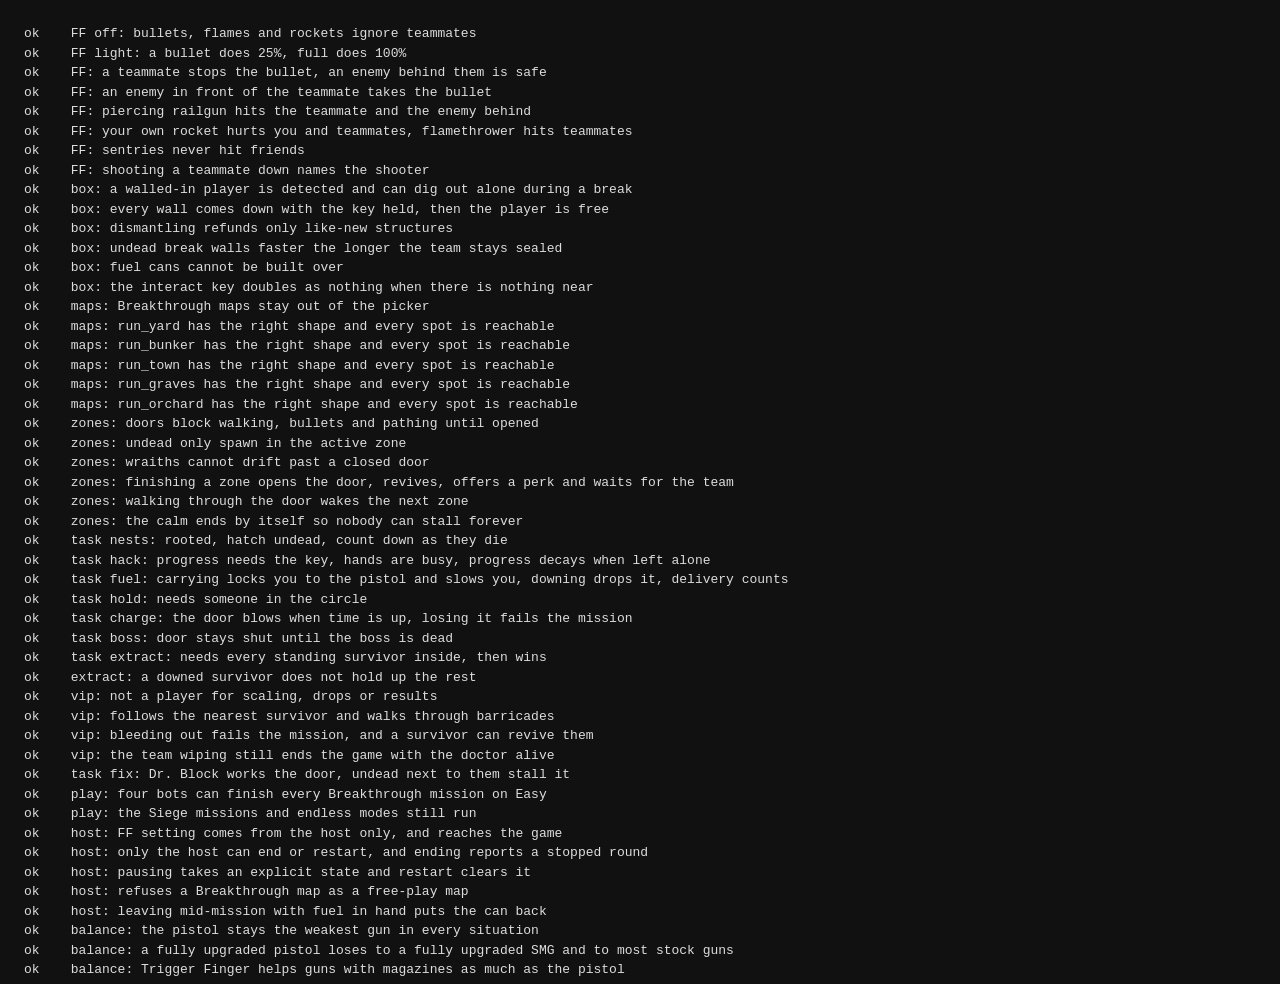
<file: tests/index.html>
<!doctype html>
<meta charset="utf-8">
<title>Cube Siege tests</title>
<style>body { background: #111; color: #ddd; font: 13px/1.5 monospace; padding: 16px; white-space: pre-wrap; } </style>
<body>Running...
<script type="module">
import { runAll } from './sim.test.mjs';
document.body.textContent = '';
runAll(s => { document.body.append(s + '\n'); scrollTo(0, 1e9); });
</script>
</file>
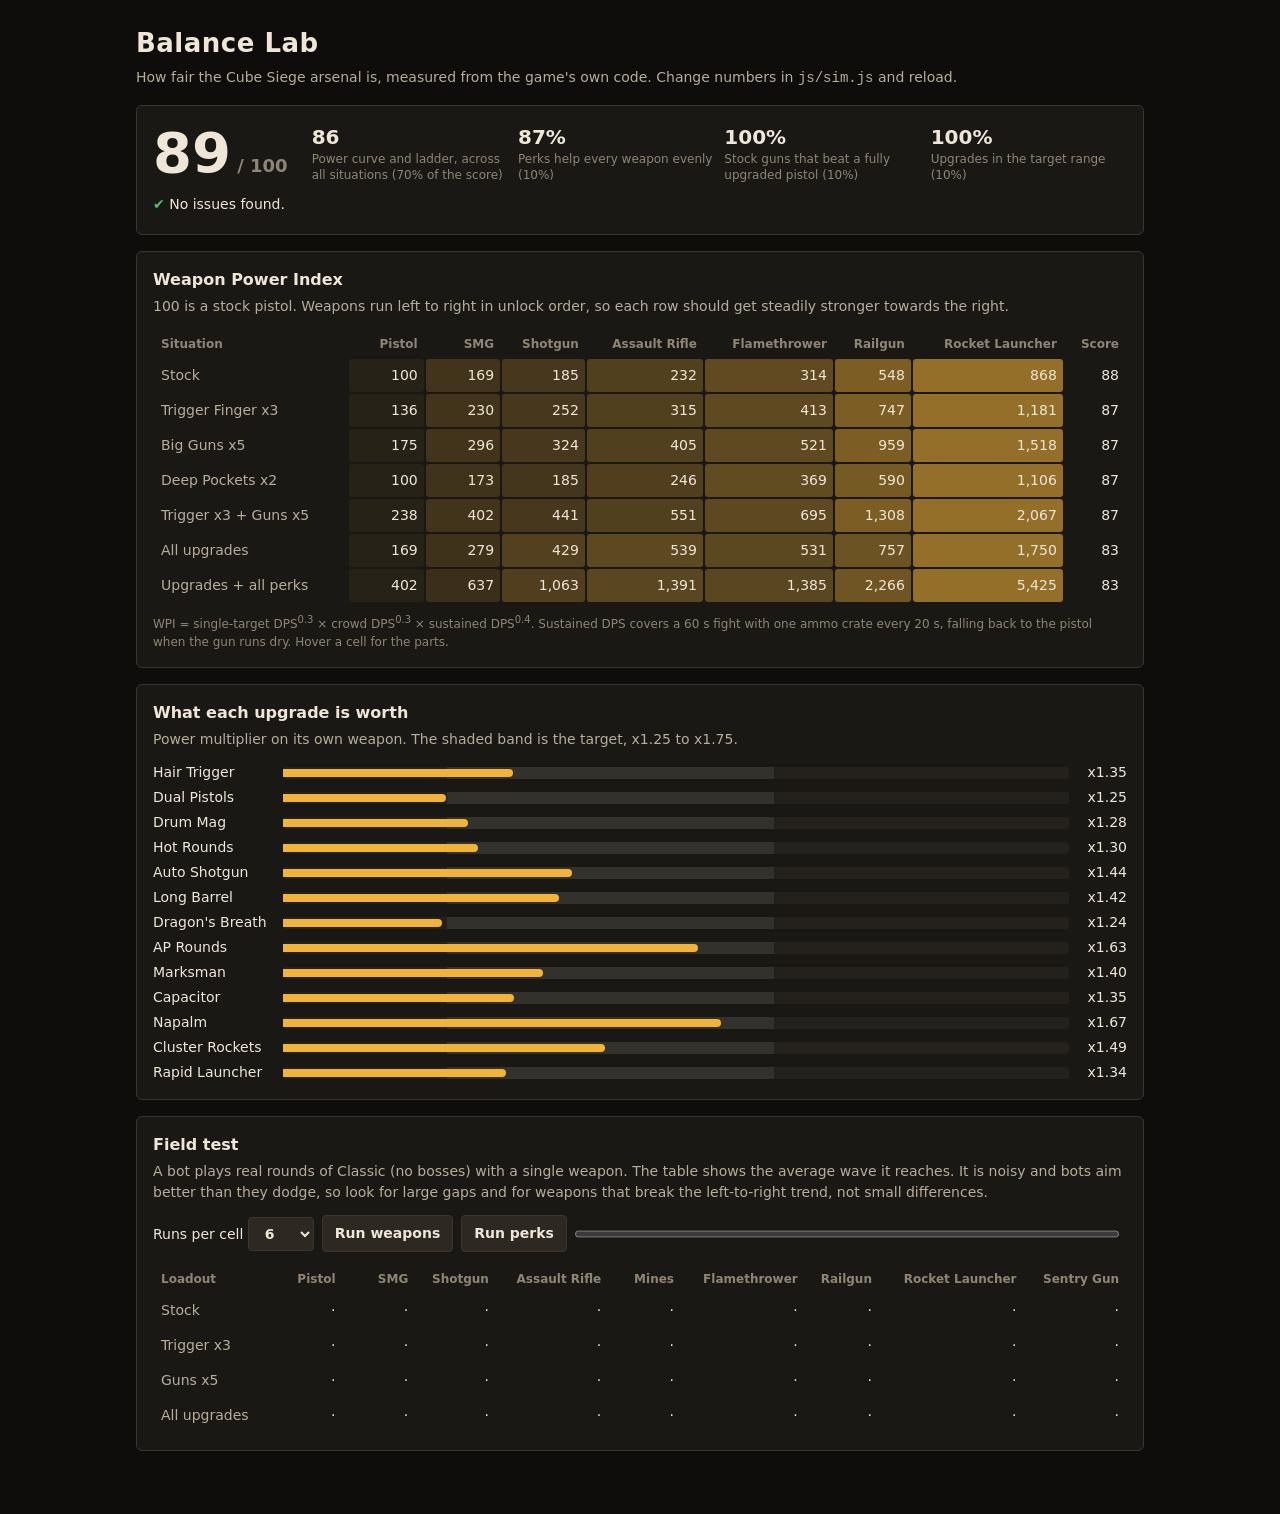
<file: cube-siege-balance.html>
<!doctype html>
<html lang="en">
<head>
<meta charset="utf-8">
<meta name="viewport" content="width=device-width, initial-scale=1">
<title>Balance Lab</title>
<style>
:root { --bg: #0e0d0c; --surface: #1a1815; --line: #3b352e; --ink: #efe6d8; --ink2: #b8ad98; --muted: #8f8573;
  --heat: 242, 179, 58; --good: #49c46b; --warn: #e8b030; --bad: #e8423f; }
* { box-sizing: border-box; }
body { margin: 0; background: var(--bg); color: var(--ink); font: 14px/1.5 Rubik, system-ui, sans-serif; }
main { max-width: 1040px; margin: 0 auto; padding: 24px 16px 64px; }
h1 { font-size: 26px; margin: 0 0 4px; letter-spacing: .5px; }
h2 { font-size: 16px; margin: 0 0 4px; }
p { margin: 0 0 12px; color: var(--ink2); }
section { background: var(--surface); border: 1px solid var(--line); border-radius: 6px; padding: 16px; margin-top: 16px; }
.hero { display: flex; gap: 24px; align-items: center; flex-wrap: wrap; }
.big { font-size: 56px; font-weight: 800; line-height: 1; }
.big small { font-size: 18px; color: var(--muted); font-weight: 600; }
.parts { display: grid; grid-template-columns: repeat(auto-fit, minmax(150px, 1fr)); gap: 10px; flex: 1; min-width: 240px; }
.part b { display: block; font-size: 20px; }
.part span { color: var(--muted); font-size: 12px; line-height: 1.3; display: block; }
.scroll { overflow-x: auto; }
table { border-collapse: separate; border-spacing: 2px; width: 100%; font-variant-numeric: tabular-nums; }
th { font-size: 12px; font-weight: 600; color: var(--muted); text-align: right; padding: 4px 6px; white-space: nowrap; }
th:first-child, td:first-child { text-align: left; }
td { padding: 6px; text-align: right; white-space: nowrap; border-radius: 3px; }
td.cell { min-width: 62px; cursor: default; }
td.row { color: var(--ink2); }
ul.issues { list-style: none; margin: 8px 0 0; padding: 0; }
ul.issues li { padding: 3px 0; }
.ok { color: var(--good); } .warn { color: var(--warn); } .fail { color: var(--bad); }
.bars { display: grid; grid-template-columns: minmax(120px, max-content) 1fr 48px; gap: 4px 10px; align-items: center; }
.track { position: relative; height: 12px; background: #24211c; border-radius: 3px; }
.band { position: absolute; top: 0; bottom: 0; background: rgba(255, 255, 255, .07); }
.fill { position: absolute; left: 0; top: 2px; bottom: 2px; background: rgb(var(--heat)); border-radius: 0 4px 4px 0; }
.num { text-align: right; font-variant-numeric: tabular-nums; }
button, select { font: inherit; font-weight: 600; background: #2d2822; color: var(--ink); border: 1px solid var(--line); border-radius: 4px; padding: 7px 12px; cursor: pointer; }
button:disabled { opacity: .5; cursor: default; }
.ctl { display: flex; gap: 8px; align-items: center; flex-wrap: wrap; margin: 8px 0 12px; }
progress { flex: 1; min-width: 120px; accent-color: rgb(var(--heat)); }
.note { font-size: 12px; color: var(--muted); margin: 8px 0 0; }
#tip { position: fixed; display: none; pointer-events: none; background: #000; border: 1px solid var(--line); border-radius: 4px; padding: 6px 9px; font-size: 12px; max-width: 280px; z-index: 5; }
</style>
</head>
<body>
<main>
  <h1>Balance Lab</h1>
  <p>How fair the Cube Siege arsenal is, measured from the game's own code. Change numbers in <code>js/sim.js</code> and reload.</p>

  <section>
    <div class="hero">
      <div class="big"><span id="score">–</span><small> / 100</small></div>
      <div class="parts" id="parts"></div>
    </div>
    <ul class="issues" id="issues"></ul>
  </section>

  <section>
    <h2>Weapon Power Index</h2>
    <p>100 is a stock pistol. Weapons run left to right in unlock order, so each row should get steadily stronger towards the right.</p>
    <div class="scroll"><table id="wpi"></table></div>
    <p class="note">WPI = single-target DPS<sup>0.3</sup> × crowd DPS<sup>0.3</sup> × sustained DPS<sup>0.4</sup>. Sustained DPS covers a 60 s fight with one ammo crate every 20 s, falling back to the pistol when the gun runs dry. Hover a cell for the parts.</p>
  </section>

  <section>
    <h2>What each upgrade is worth</h2>
    <p>Power multiplier on its own weapon. The shaded band is the target, x1.25 to x1.75.</p>
    <div class="bars" id="ups"></div>
  </section>

  <section>
    <h2>Field test</h2>
    <p>A bot plays real rounds of Classic (no bosses) with a single weapon. The table shows the average wave it reaches. It is noisy and bots aim better than they dodge, so look for large gaps and for weapons that break the left-to-right trend, not small differences.</p>
    <div class="ctl">
      <label>Runs per cell <select id="runs"><option>3</option><option selected>6</option><option>12</option><option>24</option></select></label>
      <button id="fieldBtn">Run weapons</button>
      <button id="perkBtn">Run perks</button>
      <progress id="prog" value="0" max="1"></progress>
      <span id="progText" class="note"></span>
    </div>
    <div class="scroll"><table id="field"></table></div>
    <div class="scroll"><table id="perks"></table></div>
  </section>
</main>
<div id="tip"></div>
<script>
(() => {
'use strict';
const __mods = {};
// ---- sim.js
__mods['sim'] = (() => {
// Authoritative game simulation. Runs inside the host's browser.
// The host owns enemies, projectiles, pickups, structures, damage and score.
// Clients own their own movement (validated here) and send aim + trigger state.

const T = 32;                // tile size in world pixels
const PR = 11;               // player radius
const PLAYER_SPEED = 165;
const PLAYER_HP = 100;
const BLEED_TIME = 25;       // seconds a downed player can be revived
const REVIVE_TIME = 2.5;
const REVIVE_DIST = 46;
const COMBO_TIME = 2.6;      // seconds to chain the next kill
const USE_DIST = 46;         // reach of the interact key (terminals, dismantling)
const DISMANTLE_TIME = 0.6;
const CARRY_SPEED = 0.8;     // move speed while hauling a fuel can
const VIP_ID = 9999;         // player id of the escort NPC (clients count up from 1)
const VIP_HP = 320;
const VIP_SPEED = 135;
const SOLID_CHARS = new Set(['#', 'B', 'T', 'D']);

const rand = (a, b) => a + Math.random() * (b - a);
const randint = (a, b) => a + Math.floor(Math.random() * (b - a + 1));
const choice = arr => arr[Math.floor(Math.random() * arr.length)];
const clamp = (v, a, b) => (v < a ? a : v > b ? b : v);
const r1 = v => Math.round(v * 10) / 10;
function angdiff(a, b) {
  const d = ((a - b + Math.PI) % (2 * Math.PI) + 2 * Math.PI) % (2 * Math.PI) - Math.PI;
  return Math.abs(d);
}

// ================================================================== maps ==
// Tile legend: # wall, B crate/car/hay, T tree/pillar, . , floor, S enemy spawn, P player spawn,
// D blast door (solid until the game opens it)
function seeded(a) {
  return () => {
    a = (a + 0x6D2B79F5) | 0;
    let t = Math.imul(a ^ (a >>> 15), 1 | a);
    t = (t + Math.imul(t ^ (t >>> 7), 61 | t)) ^ t;
    return ((t ^ (t >>> 14)) >>> 0) / 4294967296;
  };
}
const sRange = (rnd, a, b) => a + Math.floor(rnd() * (b - a));          // [a, b)
const sInt = (rnd, a, b) => a + Math.floor(rnd() * (b - a + 1));        // [a, b]
const half = n => Math.floor(n / 2);

function grid(w, h, ch = '.') { return Array.from({ length: h }, () => Array(w).fill(ch)); }
function rect(g, x, y, w, h, ch) {
  for (let yy = y; yy < y + h; yy++) for (let xx = x; xx < x + w; xx++) {
    if (yy >= 0 && yy < g.length && xx >= 0 && xx < g[0].length) g[yy][xx] = ch;
  }
}
function mirror4(g, x, y, w, h, ch) {
  const W = g[0].length, H = g.length;
  for (const [mx, my] of [[x, y], [W - x - w, y], [x, H - y - h], [W - x - w, H - y - h]]) rect(g, mx, my, w, h, ch);
}
function border(g, ch = '#') {
  const W = g[0].length, H = g.length;
  rect(g, 0, 0, W, 1, ch); rect(g, 0, H - 1, W, 1, ch);
  rect(g, 0, 0, 1, H, ch); rect(g, W - 1, 0, 1, H, ch);
}
function gates(g, size = 4) {
  const W = g[0].length, H = g.length;
  const cx = half(W) - half(size), cy = half(H) - half(size);
  rect(g, cx, 0, size, 2, 'S'); rect(g, cx, H - 2, size, 2, 'S');
  rect(g, 0, cy, 2, size, 'S'); rect(g, W - 2, cy, 2, size, 'S');
}

function makeDepot() {
  const W = 46, H = 34, g = grid(W, H), rnd = seeded(7);
  for (let i = 0; i < 60; i++) rect(g, sRange(rnd, 0, W), sRange(rnd, 0, H), sInt(rnd, 1, 4), sInt(rnd, 1, 3), ',');
  border(g); gates(g);
  for (const r of [[5, 4, 3, 2], [12, 6, 2, 2], [5, 10, 2, 3], [14, 12, 3, 1], [18, 3, 1, 3], [9, 2, 1, 1], [2, 6, 1, 1]]) mirror4(g, ...r, 'B');
  mirror4(g, 9, 13, 4, 1, '#');
  mirror4(g, 9, 13, 1, 3, '#');
  for (const r of [[15, 7, 1, 1], [20, 8, 1, 1]]) mirror4(g, ...r, 'T');
  rect(g, half(W) - 1, half(H) - 1, 2, 2, 'P');
  return g;
}

function makeCrossroads() {
  const W = 50, H = 36, g = grid(W, H, '#');
  rect(g, 4, 4, W - 8, 4, '.'); rect(g, 4, H - 8, W - 8, 4, '.');
  rect(g, 4, 4, 4, H - 8, '.'); rect(g, W - 8, 4, 4, H - 8, '.');
  rect(g, 0, half(H) - 3, W, 6, '.'); rect(g, half(W) - 3, 0, 6, H, '.');
  rect(g, half(W) - 8, half(H) - 6, 16, 12, ',');
  rect(g, 14, 8, 2, 7, '.'); rect(g, W - 16, H - 15, 2, 7, '.');
  rect(g, 8, 24, 9, 2, '.'); rect(g, W - 17, 10, 9, 2, '.');
  rect(g, 9, 9, 4, 6, ',');
  g[10][10] = 'T'; g[13][11] = 'T';
  for (const [x, y, w, h] of [[10, 5, 2, 1], [36, 6, 2, 1], [5, 22, 1, 2], [44, 12, 1, 2], [16, 29, 2, 1], [31, 28, 2, 1],
    [21, 13, 1, 1], [28, 22, 1, 1], [21, 22, 1, 1], [28, 13, 1, 1], [12, 17, 2, 1], [36, 18, 2, 1]]) rect(g, x, y, w, h, 'B');
  rect(g, half(W) - 1, half(H) - 4, 2, 1, 'T'); rect(g, half(W) - 1, half(H) + 3, 2, 1, 'T');
  rect(g, 0, half(H) - 3, 2, 6, 'S'); rect(g, W - 2, half(H) - 3, 2, 6, 'S');
  rect(g, half(W) - 3, 0, 6, 2, 'S'); rect(g, half(W) - 3, H - 2, 6, 2, 'S');
  rect(g, half(W) - 1, half(H) - 1, 2, 2, 'P');
  return g;
}

function makeBunker() {
  const W = 46, H = 37, g = grid(W, H, '#');
  const rw = 13, rh = 10;
  const xs = [2, 2 + rw + 2, 2 + 2 * (rw + 2)], ys = [2, 2 + rh + 2, 2 + 2 * (rh + 2)];
  xs.forEach((x, i) => ys.forEach((y, j) => rect(g, x, y, rw, rh, (i + j) % 2 ? ',' : '.')));
  for (const y of ys) for (let i = 0; i < 2; i++) rect(g, xs[i] + rw, y + half(rh) - 1, 2, 3, '.');
  for (const x of xs) for (let j = 0; j < 2; j++) rect(g, x + half(rw) - 1, ys[j] + rh, 3, 2, '.');
  rect(g, xs[1] + half(rw) - 2, ys[0] + rh, 5, 2, '.');
  rect(g, xs[1] + half(rw) - 2, ys[1] + rh, 5, 2, '.');
  rect(g, 0, ys[0] + 3, 2, 3, 'S'); rect(g, W - 2, ys[2] + 3, 2, 3, 'S');
  rect(g, xs[2] + 4, 0, 3, 2, 'S'); rect(g, xs[0] + 6, H - 2, 3, 2, 'S');
  rect(g, xs[1] + 5, 0, 3, 2, 'S'); rect(g, xs[1] + 5, H - 2, 3, 2, 'S');
  for (const x of xs) for (const y of ys) { rect(g, x + 3, y + 2, 1, 1, 'B'); rect(g, x + rw - 4, y + rh - 3, 1, 1, 'B'); }
  rect(g, xs[0] + 6, ys[0] + 4, 2, 2, 'T'); rect(g, xs[2] + 5, ys[2] + 4, 2, 2, 'T');
  rect(g, xs[2] + 5, ys[0] + 4, 2, 2, 'B'); rect(g, xs[0] + 5, ys[2] + 4, 2, 2, 'B');
  const cx = xs[1], cy = ys[1];
  rect(g, cx + 2, cy + 2, 1, 1, 'T'); rect(g, cx + rw - 3, cy + 2, 1, 1, 'T');
  rect(g, cx + 2, cy + rh - 3, 1, 1, 'T'); rect(g, cx + rw - 3, cy + rh - 3, 1, 1, 'T');
  rect(g, cx + half(rw) - 1, cy + half(rh) - 1, 2, 2, 'P');
  return g;
}

function makeOrchard() {
  const W = 48, H = 36, g = grid(W, H, ','), rnd = seeded(42);
  rect(g, 0, half(H) - 1, W, 3, '.'); rect(g, half(W) - 1, 0, 3, H, '.');
  for (let i = 0; i < 25; i++) rect(g, sRange(rnd, 0, W), sRange(rnd, 0, H), sInt(rnd, 2, 5), sInt(rnd, 1, 3), '.');
  border(g); gates(g, 3);
  rect(g, 2, 0, 3, 1, 'S'); rect(g, W - 5, H - 1, 3, 1, 'S');
  for (let y = 4; y < H - 4; y += 4) for (let x = 4; x < W - 4; x += 4) {
    if (Math.abs(x - half(W)) < 5 && Math.abs(y - half(H)) < 5) continue;
    if (Math.abs(y - half(H)) <= 2 || Math.abs(x - half(W)) <= 2) continue;
    if (rnd() < 0.8) g[y + sInt(rnd, -1, 0)][x + sInt(rnd, -1, 1)] = 'T';
  }
  for (let i = 0; i < 14; i++) {
    const x = sRange(rnd, 3, W - 4), y = sRange(rnd, 3, H - 3);
    if (Math.abs(x - half(W)) < 4 && Math.abs(y - half(H)) < 4) continue;
    if ('.,'.includes(g[y][x]) && '.,'.includes(g[y][x + 1])) g[y][x] = g[y][x + 1] = 'B';
  }
  rect(g, 33, 4, 8, 1, '#'); rect(g, 33, 4, 1, 6, '#'); rect(g, 40, 4, 1, 6, '#');
  rect(g, 34, 5, 6, 5, '.'); rect(g, 35, 9, 4, 1, '.');
  rect(g, half(W) - 1, half(H) - 1, 2, 2, 'P');
  return g;
}

function makeCemetery() {
  const W = 48, H = 36, g = grid(W, H, ','), rnd = seeded(13);
  for (let i = 0; i < 30; i++) rect(g, sRange(rnd, 0, W), sRange(rnd, 0, H), sInt(rnd, 2, 5), sInt(rnd, 1, 3), '.');
  rect(g, 0, half(H) - 1, W, 3, '.'); rect(g, half(W) - 1, 0, 3, H, '.');
  border(g); gates(g);
  // rows of gravestones
  for (let y = 4; y < H - 4; y += 3) for (let x = 4; x < W - 4; x += 3) {
    if (Math.abs(x - half(W)) < 7 && Math.abs(y - half(H)) < 5) continue;
    if (Math.abs(y - half(H)) <= 2 || Math.abs(x - half(W)) <= 2) continue;
    if (rnd() < 0.55) g[y][x] = 'B';
  }
  mirror4(g, 6, 5, 4, 3, '#');      // mausoleums
  for (let i = 0; i < 12; i++) {    // dead trees
    const x = sRange(rnd, 3, W - 3), y = sRange(rnd, 3, H - 3);
    if (Math.abs(x - half(W)) < 7 && Math.abs(y - half(H)) < 5) continue;
    if ('.,'.includes(g[y][x])) g[y][x] = 'T';
  }
  // ruined chapel walls around the spawn
  for (const [x, y] of [[-6, -4], [3, -4], [-6, 3], [3, 3]]) rect(g, half(W) + x, half(H) + y, 3, 1, '#');
  rect(g, half(W) - 1, half(H) - 1, 2, 2, 'P');
  return g;
}

// ------------------------------------------------------- Breakthrough maps --
// A long strip of zones running left to right, split by blast doors. Every zone gets a lane from its
// entrance to its door, plus a cross lane to the gates and objective sites, so obstacles can never
// cut the route. The zones' layout goes along as metadata.
const clearSolid = (g, x, y, w, h) => {
  for (let yy = y; yy < y + h; yy++) for (let xx = x; xx < x + w; xx++) {
    if (SOLID_CHARS.has(g[yy]?.[xx])) g[yy][xx] = '.';
  }
};

function makeRun(o) {
  const zw = 30, H = 24, n = o.zones;
  const W = n * zw + (n - 1) * 2 + 2;
  const g = grid(W, H, o.floor || '.'), rnd = seeded(o.seed);
  for (let i = 0; i < W * H / 22; i++) rect(g, sRange(rnd, 0, W), sRange(rnd, 0, H), sInt(rnd, 1, 4), sInt(rnd, 1, 3), o.floor === ',' ? '.' : ',');
  border(g);
  const zones = [];
  let entryY = half(H);
  for (let i = 0; i < n; i++) {
    const x0 = 1 + i * (zw + 2), x1 = x0 + zw - 1, mid = x0 + half(zw);
    const exitY = sInt(rnd, 7, H - 8);
    o.style(g, rnd, x0, x1, H);
    // the guaranteed lanes
    clearSolid(g, x0, entryY - 1, mid - x0 + 2, 3);
    clearSolid(g, mid - 1, 1, 3, H - 2);
    clearSolid(g, mid, exitY - 2, x1 - mid + 1, 5);
    // objective sites: left of centre, the two far corners, right of centre
    const anchors = [[x0 + 8, entryY], [x1 - 7, 6], [x1 - 7, H - 7], [x0 + 21, exitY], [x0 + 6, H - 6], [x0 + 6, 5]];
    for (const [ax, ay] of anchors) {
      clearSolid(g, ax - 2, ay - 2, 5, 5);
      clearSolid(g, Math.min(ax, mid), ay - 1, Math.abs(ax - mid) + 1, 3);
    }
    if (i < n - 1) {
      rect(g, x1 + 1, 0, 2, H, '#');
      rect(g, x1 + 1, exitY - 2, 2, 5, 'D');
    }
    rect(g, mid - 2, 0, 4, 2, 'S');
    rect(g, mid - 2, H - 2, 4, 2, 'S');
    clearSolid(g, x0, entryY - 2, 4, 5);
    zones.push({ x0, x1, name: o.names[i], entry: [x0 + 2, entryY], exit: [x1 - 3, exitY], anchors,
      door: i < n - 1 ? { x: x1 + 1, y: exitY - 2, w: 2, h: 5 } : null });
    entryY = exitY;
  }
  rect(g, zones[0].entry[0], zones[0].entry[1] - 1, 2, 2, 'P');
  g.zones = zones;
  return g;
}

// obstacle styles for makeRun
const styleYard = (g, rnd, x0, x1, H) => {
  for (let i = 0; i < 18; i++) {
    const x = sInt(rnd, x0 + 1, x1 - 3), y = sInt(rnd, 3, H - 5);
    if (i % 4 === 0) { rect(g, x, y, sInt(rnd, 2, 4), 1, '#'); rect(g, x, y, 1, sInt(rnd, 2, 3), '#'); }
    else rect(g, x, y, sInt(rnd, 1, 3), sInt(rnd, 1, 2), 'B');
  }
};
const styleBunker = (g, rnd, x0, x1, H) => {
  // partition walls that the lanes punch doorways through
  for (const x of [x0 + 9, x0 + 20]) rect(g, x, 1, 1, H - 2, '#');
  for (const y of [7, 16]) rect(g, x0, y, x1 - x0 + 1, 1, '#');
  for (let i = 0; i < 10; i++) rect(g, sInt(rnd, x0 + 1, x1 - 2), sInt(rnd, 2, H - 4), sInt(rnd, 1, 2), 1, 'B');
};
const styleTown = (g, rnd, x0, x1, H) => {
  for (let i = 0; i < 7; i++) rect(g, sInt(rnd, x0 + 1, x1 - 7), sInt(rnd, 2, H - 7), sInt(rnd, 4, 6), sInt(rnd, 3, 4), '#');
  for (let i = 0; i < 10; i++) rect(g, sInt(rnd, x0 + 1, x1 - 2), sInt(rnd, 2, H - 3), 2, 1, 'B');
  for (let i = 0; i < 6; i++) g[sInt(rnd, 2, H - 3)][sInt(rnd, x0 + 1, x1 - 1)] = 'T';
};
const styleGraves = (g, rnd, x0, x1, H) => {
  for (let y = 3; y < H - 3; y += 3) for (let x = x0 + 2; x < x1 - 1; x += 3) if (rnd() < 0.55) g[y][x] = 'B';
  for (let i = 0; i < 2; i++) rect(g, sInt(rnd, x0 + 2, x1 - 6), sInt(rnd, 3, H - 6), 4, 3, '#');
  for (let i = 0; i < 8; i++) g[sInt(rnd, 2, H - 3)][sInt(rnd, x0 + 1, x1 - 1)] = 'T';
};
const styleOrchard = (g, rnd, x0, x1, H) => {
  for (let y = 3; y < H - 3; y += 4) for (let x = x0 + 2; x < x1 - 1; x += 4) if (rnd() < 0.8) g[y + sInt(rnd, -1, 0)][x + sInt(rnd, -1, 1)] = 'T';
  for (let i = 0; i < 6; i++) rect(g, sInt(rnd, x0 + 1, x1 - 2), sInt(rnd, 2, H - 3), 2, 1, 'B');
};

const THEMES = {
  depot: { floor: '#3d3b37', floor2: '#36342f', grid: '#2f2d29', wallTop: '#8a8580', wallFront: '#55514c', crateTop: '#b0834a', crateFront: '#7a5530', tree: '#6f6a64', treeTop: '#9a958d', dark: 0.30, pillar: true, bg: '#151412' },
  crossroads: { floor: '#3a3c40', floor2: '#4b4639', grid: '#303236', wallTop: '#7a4f3c', wallFront: '#4f3328', crateTop: '#6c7f8f', crateFront: '#3f4c57', tree: '#2f5a2a', treeTop: '#4c8a3c', dark: 0.38, pillar: false, roof: true, bg: '#121316' },
  bunker: { floor: '#40453f', floor2: '#383d38', grid: '#323631', wallTop: '#6b7068', wallFront: '#40443e', crateTop: '#5e6b3e', crateFront: '#3a4227', tree: '#7a7f77', treeTop: '#9da298', dark: 0.5, pillar: true, bg: '#0d0f0d' },
  orchard: { floor: '#6b5638', floor2: '#3f5a2c', grid: '#4d3f29', wallTop: '#8b6b43', wallFront: '#5c4429', crateTop: '#d8b65a', crateFront: '#9a7c34', tree: '#2d4f22', treeTop: '#4f7d33', dark: 0.42, pillar: false, fence: true, bg: '#14140c' },
  cemetery: { floor: '#3b3e3a', floor2: '#2f3a2c', grid: '#2c302c', wallTop: '#77787a', wallFront: '#4a4b4e', crateTop: '#8c8f94', crateFront: '#5a5d62', tree: '#3a3330', treeTop: '#544a42', dark: 0.55, pillar: false, grave: true, bg: '#0c0d10' },
};

const MAPS = {
  depot: { name: 'Rust Depot', desc: 'Open warehouse yard full of crate stacks. Four gates.', gen: makeDepot },
  crossroads: { name: 'Crossroads', desc: 'Abandoned town streets with a central square. Long sight lines.', gen: makeCrossroads },
  bunker: { name: 'Bunker 9', desc: 'Nine concrete rooms joined by tight doors. Hold the chokepoints.', gen: makeBunker },
  orchard: { name: 'Dusk Orchard', desc: 'Fenced orchard at sunset, trees everywhere. Enemies come from all sides.', gen: makeOrchard },
  cemetery: { name: 'Old Cemetery', desc: 'Foggy graveyard with rows of tombstones around a ruined chapel.', gen: makeCemetery },
  // Breakthrough maps: mission-only, so they stay out of the map picker
  run_yard: { name: 'Depot Backlot', desc: 'Three yards behind the depot.', hidden: true, theme: 'depot',
    gen: () => makeRun({ seed: 101, zones: 3, style: styleYard, names: ['Loading Bay', 'Container Row', 'The Back Gate'] }) },
  run_bunker: { name: 'Bunker Depths', desc: 'Four sealed levels of concrete rooms.', hidden: true, theme: 'bunker',
    gen: () => makeRun({ seed: 202, zones: 4, style: styleBunker, names: ['Intake', 'Barracks', 'Reactor Hall', 'Exit Shaft'] }) },
  run_town: { name: 'Main Street', desc: 'A long walk through town.', hidden: true, theme: 'crossroads',
    gen: () => makeRun({ seed: 303, zones: 4, style: styleTown, names: ['Old Quarter', 'Market', 'Fuel Depot', 'Town Limits'] }) },
  run_graves: { name: 'The Long Graveyard', desc: 'Row after row of graves.', hidden: true, theme: 'cemetery',
    gen: () => makeRun({ seed: 404, zones: 4, style: styleGraves, names: ['First Rows', 'Chapel Yard', 'The Crypts', 'Black Gate'] }) },
  run_orchard: { name: 'Orchard Road', desc: 'Five fields between you and the highway.', hidden: true, theme: 'orchard',
    gen: () => makeRun({ seed: 505, zones: 5, floor: ',', style: styleOrchard, names: ['Lower Field', 'The Barn', 'Pump House', 'Hive Row', 'The Highway'] }) },
};

const mapCache = {};
function getMap(id) {
  if (!MAPS[id]) id = 'depot';
  if (!mapCache[id]) {
    const g = MAPS[id].gen();
    const rows = g.map(r => r.join(''));
    mapCache[id] = { id, name: MAPS[id].name, desc: MAPS[id].desc, w: rows[0].length, h: rows.length, rows,
      theme: THEMES[MAPS[id].theme || id], zones: g.zones || null };
  }
  return mapCache[id];
}
const mapList = () => Object.keys(MAPS).filter(id => !MAPS[id].hidden).map(getMap);
const isMap = id => Object.prototype.hasOwnProperty.call(MAPS, id) && !MAPS[id].hidden;

// =============================================================== weapons ==
// kind: hit = hitscan bullets, proj = rocket, flame = cone, place = deployable
const WEAPONS = [
  { id: 'pistol', name: 'Pistol', kind: 'hit', dmg: 26, rate: 0.25, ammo: -1, pellets: 1, spread: 0.03, range: 560, kb: 40, unlock: 0, pickup: 0 },
  { id: 'smg', name: 'SMG', kind: 'hit', dmg: 14, rate: 0.075, ammo: 360, pellets: 1, spread: 0.08, range: 480, kb: 14, unlock: 400, pickup: 110 },
  { id: 'shotgun', name: 'Shotgun', kind: 'hit', dmg: 20, rate: 0.62, ammo: 56, pellets: 8, spread: 0.2, range: 340, kb: 26, unlock: 1300, pickup: 16 },
  { id: 'barricade', name: 'Barricade', kind: 'place', ammo: 8, rate: 0.3, hp: 450, unlock: 2600, pickup: 3 },
  { id: 'rifle', name: 'Assault Rifle', kind: 'hit', dmg: 28, rate: 0.11, ammo: 240, pellets: 1, spread: 0.045, range: 660, kb: 22, unlock: 4500, pickup: 60 },
  { id: 'mine', name: 'Mines', kind: 'place', ammo: 8, rate: 0.3, dmg: 300, radius: 105, unlock: 7000, pickup: 3 },
  { id: 'flame', name: 'Flamethrower', kind: 'flame', dmg: 7, rate: 0.05, ammo: 400, range: 185, cone: 0.42, unlock: 10500, pickup: 110 },
  { id: 'rail', name: 'Railgun', kind: 'hit', dmg: 190, rate: 0.9, ammo: 30, pellets: 1, spread: 0, range: 1100, kb: 60, pierce: true, unlock: 15000, pickup: 8 },
  { id: 'rocket', name: 'Rocket Launcher', kind: 'proj', dmg: 230, rate: 0.95, ammo: 18, radius: 100, speed: 640, range: 950, unlock: 21000, pickup: 5 },
  { id: 'sentry', name: 'Sentry Gun', kind: 'place', ammo: 3, rate: 0.5, hp: 320, unlock: 28000, pickup: 1 },
];
const W_INDEX = Object.fromEntries(WEAPONS.map((w, i) => [w.id, i]));
const SENTRY_GUN = { ...WEAPONS[W_INDEX.rifle], dmg: 15, spread: 0.05, kb: 10 };

// Weapon upgrades drop from bosses (and rarely brutes). Each one belongs to the player who
// picks it up. mod overwrites base stats, mul multiplies them, so upgrades stack cleanly.
// Tune these against the balance lab: an upgrade should be worth about x1.25 to x1.75.
const UPGRADES = [
  { w: 'pistol', name: 'Hair Trigger', desc: 'Pistol fires 35% faster', mul: { rate: 0.74 } },
  { w: 'pistol', name: 'Dual Pistols', desc: 'Two bullets per shot, each weaker', mod: { pellets: 2, spread: 0.06 }, mul: { dmg: 0.68 } },
  { w: 'smg', name: 'Drum Mag', desc: 'Double SMG ammo, 25% faster fire', mul: { ammo: 2, rate: 0.8 } },
  { w: 'smg', name: 'Hot Rounds', desc: 'SMG bullets burn undead and hit 20% harder', mod: { burn: 1.5 }, mul: { dmg: 1.2 } },
  { w: 'shotgun', name: 'Auto Shotgun', desc: 'Shotgun fires 60% faster', mul: { rate: 0.62 } },
  { w: 'shotgun', name: 'Long Barrel', desc: 'Shotgun range +50%, tight 10-pellet spread', mod: { spread: 0.16, pellets: 10 }, mul: { range: 1.5 } },
  { w: 'shotgun', name: "Dragon's Breath", desc: 'Incendiary shotgun shells', mod: { burn: 1.6 } },
  { w: 'barricade', name: 'Steel Plating', desc: 'Barricades have 3x health', mod: { hp: 1350 } },
  { w: 'rifle', name: 'AP Rounds', desc: 'Rifle bullets pierce enemies, 35% less damage', mod: { pierce: true }, mul: { dmg: 0.65 } },
  { w: 'rifle', name: 'Marksman', desc: '+40% rifle damage, tighter spread', mod: { spread: 0.02 }, mul: { dmg: 1.4 } },
  { w: 'mine', name: 'Big Boom', desc: 'Bigger, deadlier mines', mod: { radius: 160, dmg: 450 } },
  { w: 'rail', name: 'Capacitor', desc: 'Railgun fires 60% faster', mul: { rate: 0.62 } },
  { w: 'flame', name: 'Napalm', desc: 'Flamethrower +30% range, wider cone', mod: { cone: 0.48 }, mul: { range: 1.3 } },
  { w: 'rocket', name: 'Cluster Rockets', desc: 'Rockets scatter bomblets', mod: { cluster: 6 } },
  { w: 'rocket', name: 'Rapid Launcher', desc: 'Rocket launcher fires 60% faster', mul: { rate: 0.62 } },
  { w: 'sentry', name: 'Heavy Sentry', desc: 'Sentries last 2x longer and hit harder', mod: { life: 120, sdmg: 26 } },
];

// per-player weapon stats for an upgrade bitmask
function weaponStats(mask) {
  return WEAPONS.map(w => {
    const s = { ...w };
    UPGRADES.forEach((u, i) => {
      if (!(mask >> i & 1) || u.w !== w.id) return;
      Object.assign(s, u.mod);
      for (const k in u.mul) s[k] *= u.mul[k];
    });
    return s;
  });
}

// Final weapon stats for an upgrade mask and perk ranks. The game and the balance lab both use this.
function loadoutStats(mask, ranks = {}) {
  // Trigger Finger also grows magazines by the same amount. Without that, faster fire only empties a gun
  // sooner, and the one weapon that truly profits is the infinite-ammo pistol.
  const tf = 1 + 0.12 * (ranks.trigger || 0), dm = 1 + 0.15 * (ranks.guns || 0), rm = 1 / tf;
  const am = (1 + 0.5 * (ranks.pockets || 0)) * tf, ex = 1 + 0.25 * (ranks.demo || 0);
  return weaponStats(mask).map(w => {
    if (w.dmg) w.dmg *= dm;
    w.rate *= rm;
    if (w.ammo > 0) w.ammo = Math.round(w.ammo * am);
    w.pickup = Math.round(w.pickup * am);
    if (w.radius) { w.radius *= ex; w.dmg *= ex; }
    if (w.id === 'sentry') w.sdmg = (w.sdmg || SENTRY_GUN.dmg) * dm;
    return w;
  });
}

// Host option: how much of a weapon's damage reaches teammates (and yourself, for explosives).
const FRIENDLY_FIRE = {
  off: { name: 'Off', mult: 0, desc: 'Bullets pass through teammates and your own explosives are safe.' },
  light: { name: 'Light', mult: 0.25, desc: 'Teammates stop your bullets and take 25% damage. Your own explosives hurt you too. Sentries never hit friends.' },
  full: { name: 'Full', mult: 1, desc: 'Teammates stop your bullets and take full damage. A careless rocket can wipe the team. Sentries never hit friends.' },
};

const DIFFICULTY = {
  easy: { name: 'Easy', hp: 0.7, speed: 0.85, dmg: 0.6, count: 0.75, drops: 1.4 },
  normal: { name: 'Normal', hp: 1, speed: 1, dmg: 1, count: 1, drops: 1 },
  hard: { name: 'Hard', hp: 1.35, speed: 1.1, dmg: 1.35, count: 1.25, drops: 0.85 },
  nightmare: { name: 'Nightmare', hp: 1.8, speed: 1.22, dmg: 1.75, count: 1.5, drops: 0.7 },
};

// ================================================================= modes ==
const MODES = {
  classic: { name: 'Classic', desc: 'Endless waves. Unlock the arsenal and hold out as long as you can.' },
  gauntlet: { name: 'Gauntlet', desc: 'Endless waves, but every wave you pick a perk, waves get random mutators and elite undead show up early.' },
  missions: { name: 'Missions', desc: 'Two campaigns with objectives: hold the line in Siege, or fight your way across the map in Breakthrough. Clear one to unlock the next.' },
};

// Perks: picked from three random offers after every wave (Gauntlet and Missions). Ranks stack up to max.
const PERKS = [
  { id: 'tough', name: 'Toughness', desc: '+25 max health', max: 3, icon: '♥', color: '#e8423f' },
  { id: 'feet', name: 'Quick Feet', desc: '+10% move speed', max: 3, icon: '»', color: '#5fb0ff' },
  { id: 'guns', name: 'Big Guns', desc: '+15% weapon damage', max: 5, icon: '✸', color: '#f2873a' },
  { id: 'trigger', name: 'Trigger Finger', desc: '+12% fire rate and max ammo', max: 3, icon: '↯', color: '#f2c230' },
  { id: 'pockets', name: 'Deep Pockets', desc: '+50% max ammo and ammo pickups', max: 2, icon: '▤', color: '#c8b070' },
  { id: 'vamp', name: 'Vampire', desc: 'Heal 1 HP for every kill', max: 3, icon: '✚', color: '#d04a7a' },
  { id: 'medic', name: 'Field Medic', desc: 'Revive teammates 2x faster, bleed out 10s slower', max: 1, icon: '+', color: '#7fff8f' },
  { id: 'combo', name: 'Combo Artist', desc: '+1s to chain the next kill', max: 2, icon: '∞', color: '#f2b33a' },
  { id: 'demo', name: 'Demolitions', desc: '+25% explosion size and damage', max: 2, icon: '✺', color: '#ff6030' },
  { id: 'regen', name: 'Regeneration', desc: 'Regain 2 HP/s after 3s without damage', max: 2, icon: '❋', color: '#49c46b' },
  { id: 'lucky', name: 'Scavenger', desc: '+35% drop chance', max: 2, icon: '♣', color: '#a0d060' },
  { id: 'wind', name: 'Second Wind', desc: 'Once per wave, get back up on your own after 3s', max: 1, icon: '↺', color: '#b25be8' },
];
const PERK = Object.fromEntries(PERKS.map((p, i) => [p.id, i]));

// Wave mutators (Gauntlet: random from wave 3, two at once from wave 12; some missions have fixed ones)
const MUTATORS = [
  { id: 'swift', name: 'Blood Moon', desc: 'Undead are 25% faster' },
  { id: 'tough', name: 'Ironhide', desc: 'Undead have 50% more health' },
  { id: 'swarm', name: 'Swarm', desc: '60% more undead, but weaker' },
  { id: 'dark', name: 'Blackout', desc: 'The lights are failing' },
  { id: 'volatile', name: 'Volatile', desc: 'Undead may explode when they die' },
  { id: 'gold', name: 'Gold Rush', desc: 'Kills are worth double points' },
  { id: 'elite', name: 'Champions', desc: 'Far more elite undead' },
  { id: 'regen', name: 'Undying', desc: 'Undead regenerate health' },
  { id: 'glass', name: 'Glass Cannons', desc: 'Undead have 40% less health but hit 40% harder' },
];

// goal types: waves (clear n waves), defend (keep the generator alive for n waves),
// collect (pick up n fuel cans), holdout (survive secs seconds).
// start: team score to begin with (pre-unlocks weapons), lvl: how far into the threat curve it starts.
const CHAPTERS = { 1: 'Siege', 2: 'Breakthrough' };
const MISSIONS = [
  { name: 'First Night', map: 'depot', goal: { type: 'waves', n: 5 }, foes: ['shambler', 'sprinter'], start: 0, lvl: 0,
    desc: 'Survive 5 waves at the depot. A gentle start.' },
  { name: 'Power Down', map: 'bunker', goal: { type: 'defend', n: 6 }, foes: ['shambler', 'sprinter', 'brute', 'leaper'], start: 1300, lvl: 2,
    desc: 'Keep the generator running for 6 waves. The undead go for it first.' },
  { name: 'Scavenger Run', map: 'crossroads', goal: { type: 'collect', n: 6 }, foes: ['shambler', 'sprinter', 'warlock', 'spitter'], start: 1300, lvl: 3,
    desc: 'Find 6 fuel cans scattered around town while the horde closes in.' },
  { name: 'The Pack', map: 'orchard', goal: { type: 'waves', n: 7 }, foes: ['shambler', 'sprinter', 'leaper', 'splitter'], start: 2600, lvl: 4,
    desc: 'Survive 7 waves of fast hunters in the orchard.' },
  { name: 'Juggernaut', map: 'depot', goal: { type: 'waves', n: 6 }, foes: ['shambler', 'brute', 'riot', 'bloater'], boss: { 6: ['juggernaut'] }, start: 4500, lvl: 5,
    desc: 'Survive 6 waves. The Juggernaut arrives on the last one. Dodge its charge!' },
  { name: 'Acid Rain', map: 'cemetery', goal: { type: 'holdout', secs: 240 }, foes: ['shambler', 'sprinter', 'spitter', 'riot'], start: 4500, lvl: 6,
    desc: 'Hold out for 4 minutes in the graveyard. Stay out of the acid.' },
  { name: 'Lights Out', map: 'bunker', goal: { type: 'waves', n: 8 }, foes: ['shambler', 'leaper', 'bloater', 'wraith'], mut: ['dark'], start: 7000, lvl: 7,
    desc: 'Survive 8 waves in the dark. Wraiths drift through walls.' },
  { name: 'Harvest Moon', map: 'orchard', goal: { type: 'defend', n: 8 }, foes: ['shambler', 'sprinter', 'warlock', 'splitter', 'shaman'], mut: ['swift'], start: 10500, lvl: 8,
    desc: 'Defend the generator for 8 waves under a blood moon.' },
  { name: 'Unholy Choir', map: 'cemetery', goal: { type: 'collect', n: 8 }, foes: ['shambler', 'warlock', 'riot', 'shaman', 'wraith'], boss: { 5: ['colossus'] }, start: 10500, lvl: 9,
    desc: 'Recover 8 fuel cans while shamans keep the horde alive.' },
  { name: 'Last Stand', map: 'crossroads', goal: { type: 'waves', n: 10 }, foes: null, boss: { 5: ['colossus'], 10: ['colossus', 'juggernaut'] }, start: 15000, lvl: 10,
    desc: 'Ten waves, every kind of undead, and both bosses at the end.' },

  // --- Chapter 2: Breakthrough. Start on the left of a long map and fight zone by zone to the far right.
  // Each zone's tasks run in order; finishing the last one opens the blast door to the next zone.
  // Tasks: clear, nests (n), hack (n, secs), fuel (n), hold (secs), charge (secs), fix (secs),
  // boss (bosses), extract. press scales the undead stream during a task.
  { chapter: 2, name: 'Breach', map: 'run_yard', start: 1300, lvl: 1, foes: ['shambler', 'sprinter', 'bloater'],
    desc: 'Clear the yard, burn out the nests, hack the back gate and get to the extraction point.',
    zones: [
      { tasks: [{ type: 'clear', mult: 2.4 }] },
      { tasks: [{ type: 'nests', n: 3 }] },
      { tasks: [{ type: 'hack', n: 1, secs: 22 }, { type: 'extract' }] },
    ] },
  { chapter: 2, name: 'Dr. Block', map: 'run_bunker', start: 2600, lvl: 3, vip: true, foes: ['shambler', 'sprinter', 'leaper', 'spitter'],
    desc: 'Escort Dr. Block through the bunker. The doors only open for them, and the undead want them dead. If Dr. Block bleeds out, it is over.',
    zones: [
      { tasks: [{ type: 'clear', mult: 1.5 }, { type: 'fix', secs: 20 }] },
      { tasks: [{ type: 'hack', n: 1, secs: 18 }, { type: 'fix', secs: 22 }] },
      { tasks: [{ type: 'nests', n: 3 }, { type: 'fix', secs: 25 }] },
      { tasks: [{ type: 'hold', secs: 30 }, { type: 'extract', press: 1.25 }] },
    ] },
  { chapter: 2, name: 'Fuel Line', map: 'run_town', start: 4500, lvl: 4, foes: ['shambler', 'sprinter', 'warlock', 'riot', 'bloater'],
    desc: 'Haul fuel by hand (no big guns while you carry), hack the locks, guard the breach charge, then stop the Juggernaut.',
    zones: [
      { tasks: [{ type: 'fuel', n: 3, press: 1.2 }] },
      { tasks: [{ type: 'hack', n: 2, secs: 16 }] },
      { tasks: [{ type: 'charge', secs: 55 }] },
      { tasks: [{ type: 'boss', bosses: ['juggernaut'] }, { type: 'extract' }] },
    ] },
  { chapter: 2, name: 'Consecrate', map: 'run_graves', start: 7000, lvl: 6, foes: ['shambler', 'warlock', 'shaman', 'wraith', 'splitter'],
    desc: 'Burn the nests, keep the bells ringing by holding their circles, then face the Colossus at the black gate.',
    zones: [
      { tasks: [{ type: 'nests', n: 4 }] },
      { tasks: [{ type: 'hold', secs: 35 }, { type: 'hold', secs: 35 }] },
      { tasks: [{ type: 'clear', mult: 1.6 }] },
      { tasks: [{ type: 'boss', bosses: ['colossus'] }, { type: 'extract' }] },
    ] },
  { chapter: 2, name: 'The Long Way Home', map: 'run_orchard', start: 10500, lvl: 8, vip: true, foes: null, mut: ['swift'],
    desc: 'Five zones, every undead, one fragile scientist. Fuel, nests, a last stand on the highway with both bosses.',
    zones: [
      { tasks: [{ type: 'clear', mult: 1.2 }, { type: 'fix', secs: 20 }] },
      { tasks: [{ type: 'fuel', n: 3 }, { type: 'fix', secs: 20 }] },
      { tasks: [{ type: 'hold', secs: 35 }, { type: 'fix', secs: 22 }] },
      { tasks: [{ type: 'nests', n: 4 }, { type: 'fix', secs: 25 }] },
      { tasks: [{ type: 'boss', bosses: ['colossus', 'juggernaut'] }, { type: 'extract', press: 1.25 }] },
    ] },
];

// =============================================================== enemies ==
// Index order is the network type id; never reorder, only append.
const ENEMY_TYPES = ['shambler', 'sprinter', 'brute', 'warlock', 'bloater', 'colossus',
  'leaper', 'spitter', 'riot', 'shaman', 'splitter', 'wraith', 'juggernaut', 'splitling', 'nest'];
const BOSSES = ['colossus', 'juggernaut'];
const FOE_TYPES = ENEMY_TYPES.filter(t => t !== 'splitling' && t !== 'nest');   // the ones the host can toggle
const ENEMIES = {
  shambler: { hp: 55, speed: 56, r: 12, dmg: 10, rate: 0.9, score: 10 },
  sprinter: { hp: 32, speed: 118, r: 10, dmg: 7, rate: 0.6, score: 15 },
  brute: { hp: 480, speed: 46, r: 19, dmg: 26, rate: 1.2, score: 50, kbres: 0.25 },
  warlock: { hp: 110, speed: 56, r: 12, dmg: 8, rate: 1.0, score: 30 },
  bloater: { hp: 85, speed: 50, r: 15, dmg: 0, rate: 1.0, score: 25 },
  colossus: { hp: 3600, speed: 44, r: 30, dmg: 38, rate: 1.3, score: 700, kbres: 0.05 },
  leaper: { hp: 45, speed: 70, r: 10, dmg: 9, rate: 0.8, score: 20 },
  spitter: { hp: 75, speed: 50, r: 12, dmg: 8, rate: 1.0, score: 30 },
  riot: { hp: 170, speed: 50, r: 13, dmg: 14, rate: 1.0, score: 35, kbres: 0.4 },
  shaman: { hp: 95, speed: 50, r: 12, dmg: 6, rate: 1.0, score: 45 },
  splitter: { hp: 130, speed: 52, r: 15, dmg: 12, rate: 1.0, score: 25 },
  wraith: { hp: 42, speed: 76, r: 11, dmg: 9, rate: 0.8, score: 30 },
  juggernaut: { hp: 3200, speed: 48, r: 26, dmg: 34, rate: 1.2, score: 800, kbres: 0.03 },
  splitling: { hp: 24, speed: 105, r: 8, dmg: 5, rate: 0.6, score: 5 },
  nest: { hp: 900, speed: 0, r: 20, dmg: 0, rate: 1, score: 120, kbres: 0 },
};
const REGULAR = FOE_TYPES.filter(t => !BOSSES.includes(t));
// [type, first wave, base weight, weight per wave] for the endless modes
const SCHEDULE = [
  ['shambler', 1, 1, 0], ['sprinter', 2, 0.12, 0.03], ['warlock', 3, 0.05, 0.012], ['brute', 4, 0.04, 0.01],
  ['leaper', 5, 0.06, 0.01], ['bloater', 6, 0.09, 0], ['spitter', 7, 0.05, 0.008], ['riot', 8, 0.04, 0.008],
  ['shaman', 9, 0.03, 0.003], ['splitter', 10, 0.05, 0.006], ['wraith', 12, 0.04, 0.008],
];

const NEIGH8 = [[1, 0, 1], [-1, 0, 1], [0, 1, 1], [0, -1, 1], [1, 1, 1.414], [1, -1, 1.414], [-1, 1, 1.414], [-1, -1, 1.414]];

// minimal binary heap of [priority, value]
class Heap {
  constructor() { this.a = []; }
  get size() { return this.a.length; }
  push(item) {
    const a = this.a;
    a.push(item);
    let i = a.length - 1;
    while (i > 0) {
      const p = (i - 1) >> 1;
      if (a[p][0] <= a[i][0]) break;
      [a[p], a[i]] = [a[i], a[p]];
      i = p;
    }
  }
  pop() {
    const a = this.a, top = a[0], last = a.pop();
    if (a.length) {
      a[0] = last;
      let i = 0;
      for (;;) {
        const l = i * 2 + 1, r = l + 1;
        let m = i;
        if (l < a.length && a[l][0] < a[m][0]) m = l;
        if (r < a.length && a[r][0] < a[m][0]) m = r;
        if (m === i) break;
        [a[m], a[i]] = [a[i], a[m]];
        i = m;
      }
    }
    return top;
  }
}

class Player {
  constructor(id, name, color) {
    this.id = id; this.name = name; this.color = color;
    this.x = 0; this.y = 0; this.angle = 0;
    this.hp = PLAYER_HP;
    this.state = 'dead';         // alive | down | dead
    this.downT = 0; this.rev = 0;
    this.weapon = 0;
    this.ammo = WEAPONS.map((w, i) => (i ? 0 : -1));
    this.trigger = false; this.shooting = false; this.fireCd = 0;
    this.ups = 0; this.ws = weaponStats(0);
    this.combo = 0; this.comboT = 0; this.bestCombo = 0; this.comboMax = COMBO_TIME;
    this.kills = 0; this.score = 0; this.downs = 0; this.revives = 0;
    this.budget = 60; this.lastIn = performance.now() / 1000;
    this.tp = null; this.tpSeq = 0;
    this.maxhp = PLAYER_HP; this.speed = PLAYER_SPEED;
    this.perks = PERKS.map(() => 0);
    this.offer = null; this.picks = 0;   // current perk offer (3 PERKS indices) and how many picks are owed
    this.hurtT = 0; this.windReady = true; this.autoRev = 0;
    this.dirty = true;                   // private stats changed: resend weapon stats / perks
    this.use = false; this.useT = 0;     // interact key held, and how long on the current dismantle
    this.useK = 0; this.usePct = 0;      // what the key would do right now (0 none, 1 dismantle, 2 hack, 3 drop) and progress
    this.busy = false;                   // hands full with a terminal or a dismantle: can't fire
    this.carry = false; this.noPick = 0; // hauling a fuel can; pause before grabbing one again
    this.sealed = false;                 // walled in: no walkable route from the undead gates
    this.ffDealt = 0;
    this.isVip = false;
  }
  get mult() { return Math.min(10, 1 + Math.floor(this.combo / 4)); }
  rank(id) { return this.perks[PERK[id]]; }
}

class Enemy {
  constructor(id, type, x, y, hpScale, speedScale, dmgScale) {
    const d = ENEMIES[type];
    this.id = id; this.type = type; this.tid = ENEMY_TYPES.indexOf(type);
    this.x = x; this.y = y;
    this.maxhp = this.hp = d.hp * hpScale;
    this.speed = d.speed * speedScale * rand(0.9, 1.1);
    this.r = d.r; this.dmg = d.dmg * dmgScale; this.rate = d.rate; this.score = d.score;
    this.kbres = d.kbres ?? 1;
    this.angle = 0; this.atkCd = 0.5;
    this.kx = 0; this.ky = 0;
    this.burn = 0; this.burnSrc = null;
    this.special = rand(1.5, 3); this.special2 = 6;
    this.elite = false;
    this.mode = 0; this.mt = 0;          // leaper / juggernaut: 0 walk, 1 wind-up, 2 leap/charge, 3 stunned
    this.vx = 0; this.vy = 0; this.hitSet = null;
    this.shield = type === 'riot' ? d.hp * 1.6 * hpScale : 0;   // riot shield soaks frontal bullets until it breaks
  }
}

// ================================================================== game ==
class Game {
  // opts: { diff: DIFFICULTY key, foes: allowed enemy types, mode: MODES key, mission: MISSIONS index }
  constructor(mapId, opts = {}) {
    this.mode = MODES[opts.mode] ? opts.mode : 'classic';
    this.missionIdx = this.mode === 'missions' ? clamp(opts.mission | 0, 0, MISSIONS.length - 1) : -1;
    this.mission = MISSIONS[this.missionIdx] || null;
    if (this.mission) mapId = this.mission.map;
    const m = getMap(mapId);
    this.map = m;
    this.diffId = DIFFICULTY[opts.diff] ? opts.diff : 'normal';
    this.diff = DIFFICULTY[this.diffId];
    this.ffId = FRIENDLY_FIRE[opts.ff] ? opts.ff : 'off';
    this.ffMult = FRIENDLY_FIRE[this.ffId].mult;
    const foes = this.mission ? this.mission.foes || REGULAR : opts.foes || FOE_TYPES;
    this.foes = new Set(foes.filter(t => FOE_TYPES.includes(t)));
    if (!REGULAR.some(t => this.foes.has(t))) this.foes.add('shambler');
    this.perksOn = this.mode !== 'classic';
    this.mutators = [];               // MUTATORS ids active this wave
    this.goal = this.mission ? this.mission.goal || { type: 'run' } : null;
    this.goalV = 0;                   // collect: cans found, holdout: seconds survived
    this.won = false;
    this.lost = '';                   // reason the mission failed, if not a wipe
    this.gen = null;
    this.hazards = new Map();
    this.bossWave = false;
    this.w = m.w; this.h = m.h; this.rows = m.rows;
    this.static = new Uint8Array(this.w * this.h);
    this.spawns = []; this.pspawns = [];
    m.rows.forEach((row, y) => [...row].forEach((ch, x) => {
      if (SOLID_CHARS.has(ch)) this.static[y * this.w + x] = 1;
      else if (ch === 'S') this.spawns.push([(x + 0.5) * T, (y + 0.5) * T]);
      else if (ch === 'P') this.pspawns.push([(x + 0.5) * T, (y + 0.5) * T]);
    }));
    this.players = new Map();
    this.enemies = new Map();
    this.projs = new Map();
    this.items = new Map();
    this.structs = new Map();
    this.structAt = new Map();      // tile index -> solid structure (barricade / sentry)
    this.nid = 1;
    this.events = [];
    this.time = 0;
    this.wave = 0;
    this.waveState = 'break';
    this.timer = 5;
    this.queue = [];
    this.spawnCd = 0;
    this.score = 0;
    this.unlocked = 1;
    this.field = null;
    this.fieldCd = 0;
    this.over = false;
    this.totalKills = 0;
    this.stopped = false;           // the host ended the round by hand
    this.sealCd = 0;
    this.siege = 0;                 // seconds the team has been walled in: undead break structures faster
    // Breakthrough
    this.run = !!(this.mission && this.mission.zones);
    this.zones = null; this.zoneI = 0;
    this.taskI = -1; this.task = null;
    this.sites = [];                // current objective spots: { kind, x, y, r, prog, need }
    this.doorMask = 0;              // bit i: the door out of zone i is open
    this.fogMask = 0;
    this.nestIds = new Set();
    this.bossIds = new Set();
    this.vip = null; this.vipField = null; this.vipCd = 0;
    if (this.run) this.setupRun();
    else if (this.mission) this.setupMission();
  }

  setupMission() {
    const ms = this.mission;
    this.score = ms.start;
    WEAPONS.forEach((w, i) => { if (ms.start >= w.unlock) this.unlocked |= 1 << i; });
    const cx = this.pspawns.reduce((s, p) => s + p[0], 0) / this.pspawns.length;
    const cy = this.pspawns.reduce((s, p) => s + p[1], 0) / this.pspawns.length;
    if (this.goal.type === 'defend') {
      const tx = Math.floor(cx / T), ty = Math.floor(cy / T);
      const id = this.newId();
      const hp = 3000;
      this.gen = { id, type: 3, x: tx * T + T / 2, y: ty * T + T / 2, tx, ty, hp, maxhp: hp, owner: null, a: 0 };
      this.structs.set(id, this.gen);
      this.structAt.set(ty * this.w + tx, this.gen);
    } else if (this.goal.type === 'collect') {
      // fuel cans: far from the start, away from enemy gates and spread out
      const spots = [];
      this.rows.forEach((row, y) => [...row].forEach((ch, x) => {
        if (ch !== '.' && ch !== ',') return;
        const px = (x + 0.5) * T, py = (y + 0.5) * T;
        if (Math.hypot(px - cx, py - cy) < 9 * T) return;
        if (this.spawns.some(s => Math.hypot(s[0] - px, s[1] - py) < 4 * T)) return;
        spots.push([px, py]);
      }));
      const placed = [];
      for (let tries = 0; placed.length < this.goal.n && tries < 4000; tries++) {
        const s = choice(spots);
        if (!s || placed.some(q => Math.hypot(q[0] - s[0], q[1] - s[1]) < (tries < 2000 ? 7 : 3) * T)) continue;
        placed.push(s);
        const id = this.newId();
        this.items.set(id, { id, kind: 3, x: s[0], y: s[1], u: -1, life: Infinity });
      }
    }
  }

  win() {
    if (this.over) return;
    this.won = true;
    this.over = true;
    this.ev('win');
  }

  hasMut(id) { return this.mutators.includes(id); }

  // ----------------------------------------------------------- helpers --
  newId() { return ++this.nid; }
  ev(...e) { this.events.push(e); }

  solid(tx, ty, structs = true) {
    if (tx < 0 || ty < 0 || tx >= this.w || ty >= this.h) return true;
    const i = ty * this.w + tx;
    return this.static[i] === 1 || (structs && this.structAt.has(i));
  }

  collide(x, y, r, structs = true) {
    for (let it = 0; it < 3; it++) {
      let moved = false;
      const tx0 = Math.floor((x - r) / T), tx1 = Math.floor((x + r) / T);
      const ty0 = Math.floor((y - r) / T), ty1 = Math.floor((y + r) / T);
      for (let ty = ty0; ty <= ty1; ty++) for (let tx = tx0; tx <= tx1; tx++) {
        if (!this.solid(tx, ty, structs)) continue;
        const cx = clamp(x, tx * T, tx * T + T), cy = clamp(y, ty * T, ty * T + T);
        const dx = x - cx, dy = y - cy, d2 = dx * dx + dy * dy;
        if (d2 >= r * r) continue;
        if (d2 > 1e-6) {
          const d = Math.sqrt(d2);
          x += dx / d * (r - d); y += dy / d * (r - d);
        } else { // centre inside the tile: leave along the shallowest side
          const l = x - tx * T, rr = tx * T + T - x, u = y - ty * T, dd = ty * T + T - y;
          const mn = Math.min(l, rr, u, dd);
          if (mn === l) x = tx * T - r; else if (mn === rr) x = tx * T + T + r;
          else if (mn === u) y = ty * T - r; else y = ty * T + T + r;
        }
        moved = true;
      }
      if (!moved) break;
    }
    return [x, y];
  }

  // distance along the ray to the first static wall (DDA)
  rayWall(x, y, dx, dy, maxd) {
    let tx = Math.floor(x / T), ty = Math.floor(y / T);
    const sx = dx > 0 ? 1 : -1, sy = dy > 0 ? 1 : -1;
    const tdx = dx ? Math.abs(T / dx) : 1e9, tdy = dy ? Math.abs(T / dy) : 1e9;
    let txm = dx > 0 ? ((tx + 1) * T - x) / dx : dx < 0 ? (tx * T - x) / dx : 1e9;
    let tym = dy > 0 ? ((ty + 1) * T - y) / dy : dy < 0 ? (ty * T - y) / dy : 1e9;
    for (;;) {
      let t;
      if (txm < tym) { t = txm; txm += tdx; tx += sx; } else { t = tym; tym += tdy; ty += sy; }
      if (t >= maxd) return maxd;
      if (this.solid(tx, ty, false)) return t;
    }
  }

  los(x1, y1, x2, y2) {
    const dx = x2 - x1, dy = y2 - y1, d = Math.hypot(dx, dy);
    if (d < 1) return true;
    return this.rayWall(x1, y1, dx / d, dy / d, d) >= d - 1;
  }

  alivePlayers() { return [...this.players.values()].filter(p => p.state === 'alive'); }
  // real players: everyone except the escort NPC
  humans() { return [...this.players.values()].filter(p => !p.isVip); }
  humanCount() { return Math.max(1, this.players.size - (this.vip ? 1 : 0)); }

  // ----------------------------------------------------------- players --
  addPlayer(id, name, color) {
    const p = new Player(id, name, color);
    WEAPONS.forEach((w, i) => { if (i && this.unlocked >> i & 1) p.ammo[i] = Math.floor(w.ammo / 2); });
    this.players.set(id, p);
    if (this.waveState === 'break' || !this.humans().some(q => q.state === 'alive')) this.respawn(p);
    return p;
  }

  removePlayer(id) {
    const p = this.players.get(id);
    if (p) this.dropCarry(p);
    this.players.delete(id);
    this.checkOver();
  }

  respawn(p) {
    const [x, y] = choice(this.pspawns);
    [p.x, p.y] = this.collide(x + rand(-20, 20), y + rand(-20, 20), PR);
    p.hp = p.maxhp;
    p.state = 'alive';
    p.rev = 0;
    p.autoRev = 0;
    p.budget = 60;
    p.tp = [p.x, p.y];
    p.tpSeq++;
  }

  // ------------------------------------------------------------- perks --
  // weapon stats, health and speed from upgrades + perks
  applyPerks(p) {
    p.ws = loadoutStats(p.ups, { guns: p.rank('guns'), trigger: p.rank('trigger'), pockets: p.rank('pockets'), demo: p.rank('demo') });
    const was = p.maxhp;
    p.maxhp = PLAYER_HP + 25 * p.rank('tough');
    if (p.maxhp > was && p.state === 'alive') p.hp += p.maxhp - was;
    p.speed = PLAYER_SPEED * (1 + 0.1 * p.rank('feet')) * (p.carry ? CARRY_SPEED : 1);
    p.comboMax = COMBO_TIME + p.rank('combo');
    p.dirty = true;
  }

  rollPerks(p) {
    const opts = PERKS.map((k, i) => i).filter(i => p.perks[i] < PERKS[i].max);
    for (let i = opts.length - 1; i > 0; i--) { const j = randint(0, i); [opts[i], opts[j]] = [opts[j], opts[i]]; }
    return opts.length ? opts.slice(0, 3) : null;
  }

  offerPerk(p) {
    if (!this.perksOn) return;
    p.picks++;
    if (!p.offer) p.offer = this.rollPerks(p);
    if (!p.offer) p.picks = 0;
    p.dirty = true;
  }

  choosePerk(id, i) {
    const p = this.players.get(id);
    if (!p || p.isVip || !p.offer || !(i >= 0 && i < p.offer.length)) return;
    const k = p.offer[i];
    p.perks[k]++;
    p.picks = Math.max(0, p.picks - 1);
    p.offer = p.picks > 0 ? this.rollPerks(p) : null;
    if (!p.offer) p.picks = 0;
    this.applyPerks(p);
    this.ev('perk', p.id, k);
  }

  handleInput(id, m) {
    const p = this.players.get(id);
    if (!p) return;
    const a = Number(m.a);
    if (Number.isFinite(a)) p.angle = a;
    p.trigger = !!m.f;
    p.use = !!m.i;
    const w = m.w | 0;
    if (w >= 0 && w < WEAPONS.length && this.unlocked >> w & 1) p.weapon = p.carry ? 0 : w;
    const x = Number(m.x), y = Number(m.y);
    const now = performance.now() / 1000;
    const dt = Math.min(0.5, now - p.lastIn);
    p.lastIn = now;
    if (p.state !== 'alive' || !Number.isFinite(x) || !Number.isFinite(y)) return;
    // movement budget: tolerates jitter but blocks speed hacks / teleports
    p.budget = Math.min(p.budget + p.speed * 1.25 * dt, 90);
    let dx = x - p.x, dy = y - p.y, d = Math.hypot(dx, dy);
    if (d > p.budget) { dx = dx / d * p.budget; dy = dy / d * p.budget; d = p.budget; }
    p.budget -= d;
    const steps = Math.floor(d / 8) + 1;
    let nx = p.x, ny = p.y;
    for (let i = 0; i < steps; i++) [nx, ny] = this.collide(nx + dx / steps, ny + dy / steps, PR);
    p.x = nx; p.y = ny;
    if (Math.hypot(nx - x, ny - y) > 6) { p.tp = [nx, ny]; p.tpSeq++; }
  }

  // src: the player responsible when this is friendly fire
  hurtPlayer(p, dmg, src = null) {
    if (p.state !== 'alive') return;
    p.hp -= dmg;
    p.hurtT = 0;
    this.ev('ph', p.id, Math.round(dmg));
    if (p.hp <= 0) {
      p.hp = 0;
      p.state = 'down';
      p.downT = BLEED_TIME + 10 * p.rank('medic');
      p.rev = 0;
      p.downs++;
      p.trigger = false;
      p.busy = false;
      this.dropCarry(p);
      if (p.windReady && p.rank('wind')) { p.windReady = false; p.autoRev = 3; }
      this.ev('down', p.id, src ? src.id : 0);
      this.checkOver();
    }
  }

  // damage from a teammate's weapon (or your own explosive)
  friendlyHit(q, dmg, src) {
    if (q.state !== 'alive') return;
    const d = dmg * this.ffMult;
    if (src !== q) src.ffDealt += d;
    this.ev('ff', src.id, q.id);
    this.hurtPlayer(q, d, src);
  }

  // push a player (they own their position, so this goes out as a correction)
  shove(p, dx, dy) {
    const steps = Math.ceil(Math.hypot(dx, dy) / 8) || 1;
    let x = p.x, y = p.y;
    for (let i = 0; i < steps; i++) [x, y] = this.collide(x + dx / steps, y + dy / steps, PR);
    p.x = x; p.y = y; p.tp = [x, y]; p.tpSeq++;
  }

  checkOver() {
    const hs = this.humans();
    if (this.over || !hs.length || hs.some(p => p.state === 'alive')) return;
    if (hs.some(p => p.state === 'down' && p.autoRev > 0)) return;
    this.over = true;
  }

  // ---------------------------------------------------------- interact --
  // The interact key does one thing at a time: work a terminal, drop a fuel can, or take apart the
  // closest structure. Taking things apart is how you get out of a box you built yourself.
  updateUse(p, dt) {
    p.busy = false;
    p.useK = 0;
    p.usePct = 0;
    const site = this.sites.find(s => s.kind === 'term' && s.prog < s.need && Math.hypot(s.x - p.x, s.y - p.y) < USE_DIST);
    if (site) {
      p.useK = 2;
      p.usePct = site.prog / site.need;
      p.useSite = p.use ? site : null;
      p.busy = p.use;
      p.useT = 0;
      return;
    }
    p.useSite = null;
    if (p.carry) {
      p.useK = 3;
      if (p.use) { this.dropCarry(p); p.noPick = 1; }
      return;
    }
    let best = null, bd = USE_DIST + 16;
    for (const s of this.structs.values()) {
      if (s.type === 3) continue;
      const d = Math.hypot(s.x - p.x, s.y - p.y);
      if (d < bd) { best = s; bd = d; }
    }
    if (!best) { p.useT = 0; return; }
    p.useK = 1;
    if (!p.use) { p.useT = 0; return; }
    p.busy = true;
    p.useT += dt;
    p.usePct = Math.min(1, p.useT / DISMANTLE_TIME);
    if (p.useT >= DISMANTLE_TIME) {
      p.useT = 0;
      this.dismantle(p, best);
    }
  }

  dismantle(p, s) {
    // Hand back the charge only when the structure is as good as new: this forgives a misplaced
    // block but can't be used to "refresh" a worn barricade or a sentry that is running out.
    const wi = W_INDEX[['barricade', 'mine', 'sentry'][s.type]];
    const fresh = s.type === 1 || (s.hp >= s.maxhp * 0.9 && (s.type !== 2 || s.life >= s.lifeMax * 0.9));
    if (fresh && p.ammo[wi] >= 0) p.ammo[wi] = Math.min(p.ws[wi].ammo, p.ammo[wi] + 1);
    this.removeStruct(s);
    this.ev('dm', p.id, s.type, fresh ? 1 : 0);
  }

  dropCarry(p) {
    if (!p.carry) return;
    p.carry = false;
    this.applyPerks(p);
    const id = this.newId();
    const [x, y] = this.collide(p.x, p.y, 8);
    this.items.set(id, { id, kind: 5, x, y, u: -1, life: Infinity });
  }

  // Works out who is walled in. Being sealed is allowed (a fort is a fair tactic), but it gets costlier
  // the longer it lasts: see siegeMult.
  updateSeal(dt) {
    this.sealCd -= dt;
    if (this.sealCd > 0) return;
    this.sealCd = 0.5;
    const w = this.w, h = this.h, seen = new Uint8Array(w * h), stack = [];
    for (const s of this.spawns) {
      const i = Math.floor(s[1] / T) * w + Math.floor(s[0] / T);
      if (!seen[i] && !this.solid(i % w, (i - i % w) / w)) { seen[i] = 1; stack.push(i); }
    }
    while (stack.length) {
      const i = stack.pop(), x = i % w, y = (i - x) / w;
      for (const [nx, ny] of [[x + 1, y], [x - 1, y], [x, y + 1], [x, y - 1]]) {
        if (this.solid(nx, ny)) continue;
        const j = ny * w + nx;
        if (!seen[j]) { seen[j] = 1; stack.push(j); }
      }
    }
    let any = false;
    for (const p of this.players.values()) {
      if (p.isVip) continue;
      p.sealed = p.state === 'alive' && !seen[Math.floor(p.y / T) * w + Math.floor(p.x / T)];
      if (p.sealed) any = true;
    }
    this.siege = any ? this.siege + 0.5 : Math.max(0, this.siege - 1);
  }

  // Undead tear through barricades faster the longer the team sits sealed in: normal for 10s, up to x3 at 30s.
  siegeMult() { return clamp(1 + (this.siege - 10) / 10, 1, 3); }

  // ----------------------------------------------------------- weapons --
  updatePlayer(p, dt) {
    p.shooting = false;
    if (p.isVip && p.state === 'alive') { this.updateVip(p, dt); return; }
    if (p.comboT > 0) {
      p.comboT -= dt;
      if (p.comboT <= 0) p.combo = 0;
    }
    if (p.state === 'down') {
      p.downT -= dt;
      const helpers = this.alivePlayers().filter(q => !q.isVip && Math.hypot(q.x - p.x, q.y - p.y) < REVIVE_DIST);
      if (p.autoRev > 0) {
        p.autoRev -= dt;
        p.rev = Math.max(p.rev, (1 - p.autoRev / 3) * REVIVE_TIME);
        if (p.autoRev <= 0) {
          p.autoRev = 0;
          p.state = 'alive';
          p.hp = 40;
          p.budget = 60;
          this.ev('sw', p.id);
          return;
        }
      }
      if (helpers.length) {
        const medic = helpers.some(q => q.rank('medic')) ? 2 : 1;
        p.rev += dt * (1 + 0.5 * (helpers.length - 1)) * medic;
        if (p.rev >= REVIVE_TIME) {
          p.state = 'alive';
          p.hp = 45;
          p.budget = 60;
          p.autoRev = 0;
          for (const q of helpers) q.revives++;
          this.ev('rev', p.id, helpers[0].id);
        }
      } else if (!p.autoRev) p.rev = Math.max(0, p.rev - dt * 0.5);
      if (p.state === 'down' && p.downT <= 0) {
        p.state = 'dead';
        p.autoRev = 0;
        this.ev('dead', p.id);
        if (p.isVip) {
          this.lost = `${p.name} did not make it.`;
          this.over = true;
        }
        this.checkOver();
      }
      return;
    }
    if (p.state !== 'alive') return;
    p.hurtT += dt;
    const regen = p.rank('regen');
    if (regen && p.hurtT > 3 && p.hp < p.maxhp) p.hp = Math.min(p.maxhp, p.hp + 2 * regen * dt);
    p.noPick = Math.max(0, p.noPick - dt);
    this.updateUse(p, dt);
    p.fireCd -= dt;
    if (p.carry) p.weapon = 0;
    const w = p.ws[p.weapon];
    while (p.trigger && !p.busy && p.fireCd <= 0) {
      if (p.ammo[p.weapon] === 0) break;
      let ok = true;
      if (w.kind === 'hit') this.fireHitscan(p, p.weapon, w);
      else if (w.kind === 'flame') this.fireFlame(p, w);
      else if (w.kind === 'proj') this.fireRocket(p, w);
      else if (w.kind === 'place') ok = this.place(p, w);
      if (!ok) { p.fireCd = Math.max(p.fireCd, 0.15); break; }
      p.shooting = true;
      if (p.ammo[p.weapon] > 0) p.ammo[p.weapon]--;
      p.fireCd += w.rate;
    }
    if (p.fireCd < -0.05) p.fireCd = p.trigger ? -0.05 : 0;
  }

  // o: optional { ox, oy, angle, owner } for sentry guns
  fireHitscan(p, widx, w, o = null) {
    const sx = o ? o.ox : p.x, sy = o ? o.oy : p.y;
    const base = o ? o.angle : p.angle;
    const src = o ? (o.owner || p) : p;
    const n = w.pellets;
    for (let k = 0; k < n; k++) {
      const a = n > 1 ? base + (k / (n - 1) - 0.5) * w.spread * 2 + rand(-0.04, 0.04) : base + rand(-1, 1) * w.spread;
      const dx = Math.cos(a), dy = Math.sin(a);
      const wd = this.rayWall(sx, sy, dx, dy, w.range);
      const hits = [];
      for (const e of this.enemies.values()) {
        const ex = e.x - sx, ey = e.y - sy;
        const t = ex * dx + ey * dy;
        if (t < 0 || t > wd + e.r) continue;
        const perp2 = ex * ex + ey * ey - t * t, rr = e.r + 3;
        if (perp2 <= rr * rr) hits.push([t, e]);
      }
      // friendly fire: teammates are in the way like anyone else (sentries know who is on their side)
      if (this.ffMult && !o) {
        for (const q of this.players.values()) {
          if (q === p || q.state !== 'alive') continue;
          const ex = q.x - sx, ey = q.y - sy, t = ex * dx + ey * dy;
          if (t < 0 || t > wd) continue;
          const perp2 = ex * ex + ey * ey - t * t, rr = PR + 2;
          if (perp2 <= rr * rr) hits.push([t, q]);
        }
      }
      let end = wd;
      if (hits.length) {
        hits.sort((h1, h2) => h1[0] - h2[0]);
        const struck = w.pierce ? hits : [hits[0]];
        if (!w.pierce) end = Math.max(0, hits[0][0]);
        for (const [, e] of struck) {
          if (e instanceof Player) { this.friendlyHit(e, w.dmg, p); continue; }
          // riot shields stop bullets from the front (railgun and AP rounds punch through)
          if (e.shield > 0 && !w.pierce && dx * Math.cos(e.angle) + dy * Math.sin(e.angle) < -0.45) {
            e.shield -= w.dmg;
            this.ev('shd', Math.round(e.x + Math.cos(e.angle) * 12), Math.round(e.y + Math.sin(e.angle) * 8), e.shield <= 0 ? 1 : 0);
            this.damageEnemy(e, w.dmg * 0.1, src, dx * w.kb * 0.2, dy * w.kb * 0.2, false);
            continue;
          }
          if (w.burn) { e.burn = Math.max(e.burn, w.burn); e.burnSrc = src; }
          this.damageEnemy(e, w.dmg, src, dx * w.kb, dy * w.kb);
        }
      }
      this.ev('tr', Math.round(sx + dx * 14), Math.round(sy + dy * 14), Math.round(sx + dx * end), Math.round(sy + dy * end),
        widx, !o || !o.owner || o.owner === p ? p.id : 0);
    }
  }

  fireFlame(p, w) {
    for (const e of [...this.enemies.values()]) {
      const dx = e.x - p.x, dy = e.y - p.y, d = Math.hypot(dx, dy);
      if (d > w.range + e.r) continue;
      if (d > e.r && angdiff(Math.atan2(dy, dx), p.angle) > w.cone) continue;
      if (!this.los(p.x, p.y, e.x, e.y)) continue;
      e.burn = 2.2;
      e.burnSrc = p;
      this.damageEnemy(e, w.dmg, p, Math.cos(p.angle) * 6, Math.sin(p.angle) * 6, false);
    }
    if (!this.ffMult) return;
    for (const q of this.alivePlayers()) {
      if (q === p) continue;
      const dx = q.x - p.x, dy = q.y - p.y, d = Math.hypot(dx, dy);
      if (d > w.range + PR || (d > PR && angdiff(Math.atan2(dy, dx), p.angle) > w.cone)) continue;
      if (this.los(p.x, p.y, q.x, q.y)) this.friendlyHit(q, w.dmg, p);
    }
  }

  fireRocket(p, w) {
    const id = this.newId();
    const vx = Math.cos(p.angle) * w.speed, vy = Math.sin(p.angle) * w.speed;
    this.projs.set(id, { id, kind: 0, x: p.x + vx / w.speed * 16, y: p.y + vy / w.speed * 16, vx, vy,
      life: w.range / w.speed, owner: p, dmg: w.dmg, radius: w.radius, cluster: w.cluster || 0 });
    this.ev('rk', p.id);
  }

  place(p, w) {
    if (w.id === 'mine') {
      for (const s of this.structs.values()) if (s.type === 1 && Math.hypot(s.x - p.x, s.y - p.y) < 26) return false;
      const id = this.newId();
      this.structs.set(id, { id, type: 1, x: p.x, y: p.y, hp: 1, maxhp: 1, owner: p, armed: 0.6, a: 0, dmg: w.dmg, radius: w.radius });
      this.ev('place', 1, Math.round(p.x), Math.round(p.y));
      return true;
    }
    const tx = Math.floor((p.x + Math.cos(p.angle) * 34) / T), ty = Math.floor((p.y + Math.sin(p.angle) * 34) / T);
    if (this.solid(tx, ty)) return false;
    const x0 = tx * T, y0 = ty * T;
    for (const q of this.players.values()) {
      if (q !== p && q.state !== 'dead' && x0 - PR < q.x && q.x < x0 + T + PR && y0 - PR < q.y && q.y < y0 + T + PR) return false;
    }
    if (x0 < p.x && p.x < x0 + T && y0 < p.y && p.y < y0 + T) return false;
    for (const e of this.enemies.values()) {
      if (x0 - e.r < e.x && e.x < x0 + T + e.r && y0 - e.r < e.y && e.y < y0 + T + e.r) return false;
    }
    if (this.rows[ty][tx] === 'S') return false;
    // objectives stay reachable: no building on top of them
    const inTile = o => x0 - 8 < o.x && o.x < x0 + T + 8 && y0 - 8 < o.y && o.y < y0 + T + 8;
    for (const it of this.items.values()) if ((it.kind === 3 || it.kind === 5) && inTile(it)) return false;
    for (const q of this.sites) if (q.kind !== 'hold' && q.kind !== 'evac' && inTile(q)) return false;
    const id = this.newId();
    const type = w.id === 'barricade' ? 0 : 2;
    const life = w.life || 60;
    const s = { id, type, x: x0 + T / 2, y: y0 + T / 2, tx, ty, hp: w.hp, maxhp: w.hp, owner: p, a: p.angle, cd: 0,
      ammo: w.life ? 520 : 260, life, lifeMax: life, gun: w.sdmg ? { ...SENTRY_GUN, dmg: w.sdmg } : SENTRY_GUN };
    this.structs.set(id, s);
    this.structAt.set(ty * this.w + tx, s);
    this.fieldCd = 0;
    const [nx, ny] = this.collide(p.x, p.y, PR);
    if (nx !== p.x || ny !== p.y) { p.x = nx; p.y = ny; p.tp = [nx, ny]; p.tpSeq++; }
    this.ev('place', type, Math.round(s.x), Math.round(s.y));
    return true;
  }

  damageStruct(s, dmg) {
    s.hp -= dmg;
    if (s.hp <= 0) this.removeStruct(s);
  }

  removeStruct(s) {
    this.structs.delete(s.id);
    if (s.type !== 1) {
      this.structAt.delete(s.ty * this.w + s.tx);
      this.fieldCd = 0;
    }
    this.ev('sx', s.type, Math.round(s.x), Math.round(s.y));
    if (s === this.gen) {
      this.ev('ex', Math.round(s.x), Math.round(s.y), 140);
      this.lost = this.run ? 'The breach charge was destroyed.' : 'The generator was destroyed.';
      this.over = true;
    }
  }

  // ------------------------------------------------------------ damage --
  damageEnemy(e, dmg, src, kx = 0, ky = 0, blood = true) {
    if (!this.enemies.has(e.id)) return;
    if (e.mode === 3) dmg *= 1.5;      // stunned juggernaut
    e.hp -= dmg;
    e.kx += kx * e.kbres * 3;
    e.ky += ky * e.kbres * 3;
    if (blood) this.ev('hit', e.id, Math.round(e.x), Math.round(e.y), e.tid);
    if (e.hp <= 0) this.killEnemy(e, src);
  }

  killEnemy(e, src) {
    if (!this.enemies.delete(e.id)) return;
    this.totalKills++;
    let pts = e.score * (this.hasMut('gold') ? 2 : 1), mult = 1, pid = 0, luck = 1;
    if (src instanceof Player) {
      src.combo = src.comboT > 0 ? src.combo + 1 : 1;
      src.comboT = src.comboMax;
      src.bestCombo = Math.max(src.bestCombo, src.combo);
      mult = src.mult;
      pts *= mult;
      src.kills++;
      src.score += pts;
      pid = src.id;
      luck = 1 + 0.35 * src.rank('lucky');
      if (src.state === 'alive' && src.rank('vamp')) src.hp = Math.min(src.maxhp, src.hp + src.rank('vamp'));
    }
    this.score += pts;
    this.ev('die', Math.round(e.x), Math.round(e.y), e.tid, pts, mult, pid, Math.round(e.angle * 10), e.id);
    this.checkUnlocks();
    const r = Math.random() / (this.diff.drops * luck);
    if (BOSSES.includes(e.type)) {
      for (let i = 0; i < 5; i++) this.drop(e.x + rand(-30, 30), e.y + rand(-30, 30), i < 3 ? 0 : 1);
      this.dropUpgrades(e.x, e.y, this.humanCount(), 50);
    } else if (e.type === 'nest') {
      this.drop(e.x - 14, e.y, 0);
      if (Math.random() < 0.5) this.drop(e.x + 14, e.y, 1);
    } else if (e.elite) {
      if (Math.random() < 0.12) this.dropUpgrades(e.x, e.y, 1, 0);
      else this.drop(e.x, e.y, Math.random() < 0.6 ? 0 : 1);
    } else if (e.type === 'brute' && Math.random() < 0.05 * this.diff.drops) this.dropUpgrades(e.x, e.y, 1, 0);
    else if (r < 0.085) this.drop(e.x, e.y, 0);
    else if (r < 0.12) this.drop(e.x, e.y, 1);
    if (e.type === 'bloater') this.explode(e.x, e.y, 95, 160, null, 30 * this.diff.dmg);
    else if (this.hasMut('volatile') && e.type !== 'splitling' && Math.random() < 0.35) this.explode(e.x, e.y, 60, 45, null, 8 * this.diff.dmg);
    if (e.type === 'splitter') {
      for (let k = 0; k < 3; k++) {
        const a = k / 3 * Math.PI * 2;
        const m = this.spawnEnemy('splitling', [e.x + Math.cos(a) * 12, e.y + Math.sin(a) * 12], true);
        m.kx = Math.cos(a) * 150; m.ky = Math.sin(a) * 150;
      }
    }
  }

  // kind: 0 ammo, 1 med-kit, 2 weapon upgrade (u = UPGRADES index), 3 fuel can (mission objective)
  drop(x, y, kind, u = -1) {
    const id = this.newId();
    [x, y] = this.collide(x, y, 8, false);
    this.items.set(id, { id, kind, x, y, u, life: kind === 2 ? 60 : 28 });
  }

  // an upgrade for an unlocked weapon that some player still lacks, preferring ones not already on the floor
  rollUpgrade(taken) {
    const players = this.humans();
    const opts = UPGRADES.map((u, i) => i).filter(i => this.unlocked >> W_INDEX[UPGRADES[i].w] & 1 && players.some(p => !(p.ups >> i & 1)));
    const fresh = opts.filter(i => !taken.has(i));
    const pool = fresh.length ? fresh : opts;
    return pool.length ? choice(pool) : -1;
  }

  dropUpgrades(x, y, n, spread) {
    const taken = new Set([...this.items.values()].filter(it => it.kind === 2).map(it => it.u));
    for (let k = 0; k < n; k++) {
      const u = this.rollUpgrade(taken);
      if (u < 0) { this.drop(x + rand(-spread, spread), y + rand(-spread, spread), 0); continue; }
      taken.add(u);
      this.drop(x + rand(-spread, spread), y + rand(-spread, spread), 2, u);
    }
  }

  explode(x, y, radius, dmg, src, hurtPlayers = 0) {
    this.ev('ex', Math.round(x), Math.round(y), radius);
    for (const e of [...this.enemies.values()]) {
      const d = Math.hypot(e.x - x, e.y - y);
      if (d < radius + e.r) {
        const f = 1 - 0.5 * Math.min(1, d / radius);
        const k = 220 * f / Math.max(d, 1);
        this.damageEnemy(e, dmg * f, src, (e.x - x) * k / 3, (e.y - y) * k / 3);
      }
    }
    if (hurtPlayers) {
      for (const p of this.alivePlayers()) {
        const d = Math.hypot(p.x - x, p.y - y);
        if (d < radius + PR) this.hurtPlayer(p, hurtPlayers * (1 - 0.5 * Math.min(1, d / radius)));
      }
      for (const s of [...this.structs.values()]) {
        if (s.type !== 1 && Math.hypot(s.x - x, s.y - y) < radius + 16) this.damageStruct(s, dmg);
      }
    }
    if (this.ffMult && src instanceof Player) {
      for (const q of this.alivePlayers()) {
        const d = Math.hypot(q.x - x, q.y - y);
        if (d < radius + PR) this.friendlyHit(q, dmg * (1 - 0.5 * Math.min(1, d / radius)), src);
      }
    }
  }

  checkUnlocks() {
    WEAPONS.forEach((w, i) => {
      if (!(this.unlocked >> i & 1) && this.score >= w.unlock) {
        this.unlocked |= 1 << i;
        for (const p of this.players.values()) p.ammo[i] = Math.max(p.ammo[i], Math.floor(p.ws[i].ammo / 2));
        this.ev('unl', i);
      }
    });
  }

  // ------------------------------------------------------- pathfinding --
  buildField() {
    const INF = 1e9, w = this.w, h = this.h, n = w * h;
    const dist = new Float64Array(n).fill(INF);
    const heap = new Heap();
    for (const p of this.alivePlayers()) {
      const tx = Math.floor(p.x / T), ty = Math.floor(p.y / T);
      if (tx >= 0 && tx < w && ty >= 0 && ty < h) {
        dist[ty * w + tx] = 0;
        heap.push([0, ty * w + tx]);
      }
    }
    if (this.gen && this.structs.has(this.gen.id)) {
      const i = this.gen.ty * w + this.gen.tx;
      dist[i] = 0;
      heap.push([0, i]);
    }
    const st = this.static, sa = this.structAt;
    while (heap.size) {
      const [d, i] = heap.pop();
      if (d > dist[i]) continue;
      const x = i % w, y = (i - x) / w;
      for (const [ox, oy, c] of NEIGH8) {
        const nx = x + ox, ny = y + oy;
        if (nx < 0 || ny < 0 || nx >= w || ny >= h) continue;
        const j = ny * w + nx;
        if (st[j]) continue;
        if (ox && oy) {
          const a = y * w + nx, b = ny * w + x;
          if (st[a] || st[b] || sa.has(a) || sa.has(b)) continue;
        }
        const nd = d + c + (sa.has(j) ? 7 : 0);
        if (nd < dist[j]) { dist[j] = nd; heap.push([nd, j]); }
      }
    }
    this.field = dist;
  }

  // ----------------------------------------------------------- enemies --
  minionType() {
    if (this.wave > 9 && this.foes.has('sprinter')) return 'sprinter';
    if (this.foes.has('shambler')) return 'shambler';
    return REGULAR.find(t => this.foes.has(t));
  }

  // wave number used for enemy scaling (missions start further along the curve)
  threatWave() {
    if (this.run) return 1 + Math.floor(this.mission.lvl / 2) + this.zoneI * 1.5;
    return this.wave + (this.mission ? Math.floor(this.mission.lvl / 2) : 0);
  }

  eliteChance() {
    const wv = this.threatWave();
    let c = 0;
    if (this.mode === 'gauntlet') c = wv >= 4 ? Math.min(0.12, 0.02 + 0.004 * wv) : 0;
    else if (this.mode === 'missions') c = this.mission.lvl >= 4 ? 0.03 : 0;
    else c = wv >= 15 ? Math.min(0.08, 0.02 + 0.002 * (wv - 15)) : 0;
    return c * (this.hasMut('elite') ? 4 : 1);
  }

  // at: optional [x, y] to spawn there instead of at a gate
  spawnEnemy(type, at = null, noElite = false) {
    let x, y;
    if (at) [x, y] = at;
    else {
      const alive = this.alivePlayers();
      const far = this.spawns.filter(s => alive.every(p => Math.hypot(s[0] - p.x, s[1] - p.y) > 260));
      [x, y] = choice(far.length ? far : this.spawns);
      x += rand(-10, 10); y += rand(-10, 10);
    }
    const n = this.humanCount();
    const d = this.diff;
    const boss = BOSSES.includes(type) || type === 'nest';
    let hpm = d.hp, dmgm = d.dmg, spm = d.speed;
    if (this.hasMut('tough')) hpm *= 1.5;
    if (this.hasMut('swarm')) hpm *= 0.65;
    if (this.hasMut('glass')) { hpm *= 0.6; dmgm *= 1.4; }
    if (this.hasMut('swift')) spm *= 1.25;
    const hpScale = (1 + 0.11 * (this.threatWave() - 1)) * (boss ? 1 + 0.35 * (n - 1) : 1) * hpm;
    const spScale = (1 + Math.min(0.2, 0.012 * (this.threatWave() - 1))) * spm;
    const e = new Enemy(this.newId(), type, x, y, hpScale, spScale, dmgm);
    if (!boss && !noElite && type !== 'splitling' && Math.random() < this.eliteChance()) {
      e.elite = true;
      e.maxhp = e.hp = e.hp * 3;
      e.score *= 3;
      e.speed *= 1.08;
      e.dmg *= 1.25;
      e.r = Math.round(e.r * 1.15);
      e.kbres *= 0.6;
    }
    this.enemies.set(e.id, e);
    return e;
  }

  updateEnemies(dt) {
    const alive = this.alivePlayers();
    const field = this.field, w = this.w;
    const gen = this.gen && this.structs.has(this.gen.id) ? this.gen : null;
    for (const e of [...this.enemies.values()]) {
      if (!this.enemies.has(e.id)) continue;
      if (e.burn > 0) {
        e.burn -= dt;
        this.damageEnemy(e, 20 * dt, e.burnSrc, 0, 0, false);
        if (!this.enemies.has(e.id)) continue;
      }
      if (e.type === 'nest') { this.updateNest(e, dt); continue; }
      if (this.hasMut('regen') && e.hp < e.maxhp) e.hp = Math.min(e.maxhp, e.hp + e.maxhp * 0.03 * dt);
      e.atkCd -= dt;
      let target = null, td = 1e9;
      for (const p of alive) {
        const d = Math.hypot(p.x - e.x, p.y - e.y);
        if (d < td) { target = p; td = d; }
      }
      // the generator draws the horde unless a survivor is much closer
      if (gen && target) {
        const dg = Math.hypot(gen.x - e.x, gen.y - e.y);
        if (dg * 0.6 < td) { target = gen; td = dg; }
      }
      const isP = target instanceof Player;
      const reach = isP ? PR : 16;
      let mx = 0, my = 0, nextStruct = null;
      if (target) {
        const tx = Math.floor(e.x / T), ty = Math.floor(e.y / T);
        let direct = e.type === 'wraith' || (td < 150 && this.los(e.x, e.y, target.x, target.y));
        if (!direct && field && tx >= 0 && tx < this.w && ty >= 0 && ty < this.h) {
          let best = field[ty * w + tx], bx = -1, by = -1;
          for (const [ox, oy] of NEIGH8) {
            const nx = tx + ox, ny = ty + oy;
            if (nx < 0 || ny < 0 || nx >= this.w || ny >= this.h) continue;
            if (ox && oy && (this.solid(nx, ty) || this.solid(tx, ny))) continue;
            const d = field[ny * w + nx];
            if (d < best) { best = d; bx = nx; by = ny; }
          }
          if (bx < 0) direct = true;
          else {
            const dx = (bx + 0.5) * T - e.x, dy = (by + 0.5) * T - e.y, dl = Math.hypot(dx, dy) || 1;
            mx = dx / dl; my = dy / dl;
            nextStruct = this.structAt.get(by * w + bx) || null;
          }
        } else if (!direct) direct = true;
        if (direct) { mx = (target.x - e.x) / (td || 1); my = (target.y - e.y) / (td || 1); }
        e.angle = direct || td < 200 ? Math.atan2(target.y - e.y, target.x - e.x) : Math.atan2(my, mx);
      }
      let speed = e.speed;
      let melee = true;
      // --- type specials
      if (e.type === 'warlock' && target) {
        e.special -= dt;
        if (td < 330 && this.los(e.x, e.y, target.x, target.y)) {
          speed *= td < 240 ? 0.15 : 0.6;
          if (e.special <= 0) {
            e.special = rand(1.8, 2.6);
            this.enemyShot(e, Math.atan2(target.y - e.y, target.x - e.x), 250, 13 * this.diff.dmg);
          }
        }
      } else if (e.type === 'spitter' && target) {
        e.special -= dt;
        if (td < 380 && this.los(e.x, e.y, target.x, target.y)) {
          speed *= td < 260 ? 0.1 : 0.55;
          if (e.special <= 0) {
            e.special = rand(2.6, 3.4);
            this.spit(e, target);
          }
        }
      } else if (e.type === 'shaman' && target) {
        e.special -= dt;
        if (td < 300 && this.los(e.x, e.y, target.x, target.y)) speed *= td < 220 ? 0 : 0.4;
        if (e.special <= 0) {
          e.special = 3.5;
          let healed = false;
          for (const o of this.enemies.values()) {
            if (o === e || o.hp >= o.maxhp || Math.hypot(o.x - e.x, o.y - e.y) > 170) continue;
            o.hp = Math.min(o.maxhp, o.hp + o.maxhp * (BOSSES.includes(o.type) ? 0.04 : 0.3));
            healed = true;
          }
          if (healed) this.ev('heal', Math.round(e.x), Math.round(e.y));
        }
      } else if (e.type === 'leaper' && target) {
        e.special -= dt;
        if (e.mode === 0 && e.special <= 0 && isP && td > 50 && td < 230 && this.los(e.x, e.y, target.x, target.y)) {
          e.mode = 1; e.mt = 0.45;
        }
        if (e.mode === 1) {
          speed = 0;
          e.mt -= dt;
          if (e.mt <= 0) {
            const a = Math.atan2(target.y - e.y, target.x - e.x);
            e.mode = 2; e.mt = 0.34; e.vx = Math.cos(a); e.vy = Math.sin(a); e.hitSet = null;
            e.angle = a;
            this.ev('leap', e.id);
          }
        } else if (e.mode === 2) {
          mx = e.vx; my = e.vy; speed = 430; melee = false;
          e.angle = Math.atan2(my, mx);
          for (const p of alive) {
            if (!e.hitSet && Math.hypot(p.x - e.x, p.y - e.y) < e.r + PR + 4) {
              e.hitSet = true;
              this.hurtPlayer(p, e.dmg * 1.6);
              this.ev('bite', e.id);
            }
          }
          e.mt -= dt;
          if (e.mt <= 0) { e.mode = 0; e.special = rand(2.2, 3.2); e.atkCd = 0.4; }
        }
      } else if (e.type === 'juggernaut' && target) {
        e.special -= dt;
        if (e.mode === 0 && e.special <= 0 && td > 90 && td < 520 && this.los(e.x, e.y, target.x, target.y)) {
          e.mode = 1; e.mt = 0.9;
          this.ev('roar', e.id);
        }
        if (e.mode === 1) {
          speed = 0;
          e.mt -= dt;
          if (e.mt <= 0) {
            const a = Math.atan2(target.y - e.y, target.x - e.x);
            e.mode = 2; e.mt = 1.3; e.vx = Math.cos(a); e.vy = Math.sin(a); e.hitSet = new Set();
            e.angle = a;
          }
        } else if (e.mode === 2) {
          mx = e.vx; my = e.vy; speed = 470; melee = false;
          e.angle = Math.atan2(my, mx);
          for (const p of alive) {
            if (e.hitSet.has(p.id) || Math.hypot(p.x - e.x, p.y - e.y) > e.r + PR + 4) continue;
            e.hitSet.add(p.id);
            this.hurtPlayer(p, e.dmg);
            const side = (p.x - e.x) * -my + (p.y - e.y) * mx >= 0 ? 1 : -1;
            this.shove(p, (mx * 0.5 - my * side) * 70, (my * 0.5 + mx * side) * 70);
          }
          for (const s of [...this.structs.values()]) {
            if (s.type !== 1 && s !== gen && Math.hypot(s.x - e.x, s.y - e.y) < e.r + 22) this.damageStruct(s, 600);
          }
          if (gen && Math.hypot(gen.x - e.x, gen.y - e.y) < e.r + 22 && !e.hitSet.has('gen')) {
            e.hitSet.add('gen');
            this.damageStruct(gen, e.dmg * 4);
          }
          e.mt -= dt;
          const ahead = this.solid(Math.floor((e.x + mx * (e.r + 6)) / T), Math.floor((e.y + my * (e.r + 6)) / T), false);
          if (ahead) { e.mode = 3; e.mt = 1.6; this.ev('slam', Math.round(e.x + mx * e.r), Math.round(e.y + my * e.r)); }
          else if (e.mt <= 0) { e.mode = 0; e.special = rand(3.5, 5); }
        } else if (e.mode === 3) {
          speed = 0; melee = false;
          e.mt -= dt;
          if (e.mt <= 0) { e.mode = 0; e.special = rand(3.5, 5); }
        }
      } else if (e.type === 'colossus' && target) {
        e.special -= dt;
        e.special2 -= dt;
        if (e.special <= 0) {
          e.special = 3.2;
          const off = Math.random();
          for (let k = 0; k < 14; k++) this.enemyShot(e, (k + off) / 14 * Math.PI * 2, 200, 15 * this.diff.dmg, 2);
          this.ev('roar', e.id);
        }
        if (e.special2 <= 0 && this.enemies.size < 90) {
          e.special2 = 9;
          for (let k = 0; k < 3; k++) {
            const m = this.spawnEnemy(this.minionType());
            [m.x, m.y] = this.collide(e.x + rand(-40, 40), e.y + rand(-40, 40), m.r);
          }
          this.ev('sum', Math.round(e.x), Math.round(e.y));
        }
      } else if (e.type === 'bloater' && target && td < e.r + reach + 6) {
        this.killEnemy(e, null);
        continue;
      }
      // --- attack
      if (melee && target && td < e.r + reach + (isP ? 5 : 8) && e.dmg) {
        speed *= 0.2;
        if (e.atkCd <= 0) {
          e.atkCd = e.rate;
          if (isP) this.hurtPlayer(target, e.dmg);
          else this.damageStruct(target, e.dmg);
          this.ev('bite', e.id);
        }
      } else if (melee && nextStruct && e.type !== 'wraith') {
        if (Math.hypot(nextStruct.x - e.x, nextStruct.y - e.y) < e.r + 24) {
          speed = 0;
          e.angle = Math.atan2(nextStruct.y - e.y, nextStruct.x - e.x);
          if (e.atkCd <= 0) {
            e.atkCd = e.rate;
            this.damageStruct(nextStruct, Math.max(e.dmg, 12) * this.siegeMult());
            this.ev('bite', e.id);
          }
        }
      }
      if (!target) speed = 0;
      e.x += mx * speed * dt + e.kx * dt;
      e.y += my * speed * dt + e.ky * dt;
      const decay = Math.exp(-8 * dt);
      e.kx *= decay;
      e.ky *= decay;
    }
    // separation (spatial hash)
    const cell = 40, grid = new Map();
    const key = (cx, cy) => cx * 4096 + cy;
    for (const e of this.enemies.values()) {
      const k = key(Math.floor(e.x / cell), Math.floor(e.y / cell));
      if (!grid.has(k)) grid.set(k, []);
      grid.get(k).push(e);
    }
    for (const [k, lst] of grid) {
      const cx = Math.floor(k / 4096), cy = k - cx * 4096;
      for (let ox = -1; ox <= 1; ox++) for (let oy = -1; oy <= 1; oy++) {
        const other = grid.get(key(cx + ox, cy + oy));
        if (!other) continue;
        for (const a of lst) for (const b of other) {
          if (b.id <= a.id) continue;
          const dx = b.x - a.x, dy = b.y - a.y, rr = a.r + b.r, d2 = dx * dx + dy * dy;
          if (d2 < rr * rr) {
            const d = Math.sqrt(d2) || 0.01, push = (rr - d) * 0.5;
            const wa = b.r / rr, wb = a.r / rr, nx = dx / d, ny = dy / d;
            a.x -= nx * push * wa * 1.2; a.y -= ny * push * wa * 1.2;
            b.x += nx * push * wb * 1.2; b.y += ny * push * wb * 1.2;
          }
        }
      }
    }
    for (const e of this.enemies.values()) {
      if (e.type === 'nest') { e.x = e.homeX; e.y = e.homeY; }   // rooted to the spot
      else if (e.type === 'wraith') {   // drifts through walls, but stays inside the map
        e.x = clamp(e.x, T, (this.w - 1) * T);
        e.y = clamp(e.y, T, (this.h - 1) * T);
        // ...and inside the zones that are open
        if (this.run) e.x = Math.min(e.x, this.openRight());
      } else [e.x, e.y] = this.collide(e.x, e.y, Math.min(e.r, 15));
    }
  }

  spit(e, target) {
    // lob acid where the target is heading
    const tx = target.x + rand(-20, 20), ty = target.y + rand(-20, 20);
    const d = Math.hypot(tx - e.x, ty - e.y) || 1, speed = 260;
    const id = this.newId();
    this.projs.set(id, { id, kind: 4, x: e.x, y: e.y, vx: (tx - e.x) / d * speed, vy: (ty - e.y) / d * speed,
      life: d / speed, owner: null, dmg: 6 * this.diff.dmg, radius: 0 });
    this.ev('spit', Math.round(e.x), Math.round(e.y));
  }

  addHazard(x, y, dmg) {
    const id = this.newId();
    this.hazards.set(id, { id, x, y, r: 42, life: 4.5, cd: 0.25, dmg });
    this.ev('acid', Math.round(x), Math.round(y));
  }

  updateHazards(dt) {
    for (const h of [...this.hazards.values()]) {
      h.life -= dt;
      if (h.life <= 0) { this.hazards.delete(h.id); continue; }
      h.cd -= dt;
      if (h.cd > 0) continue;
      h.cd = 0.5;
      for (const p of this.alivePlayers()) if (Math.hypot(p.x - h.x, (p.y - h.y) * 1.4) < h.r + PR * 0.5) this.hurtPlayer(p, h.dmg);
    }
  }

  enemyShot(e, a, speed, dmg, kind = 1) {
    const id = this.newId();
    this.projs.set(id, { id, kind, x: e.x + Math.cos(a) * e.r, y: e.y + Math.sin(a) * e.r,
      vx: Math.cos(a) * speed, vy: Math.sin(a) * speed, life: 3, owner: null, dmg, radius: 0 });
    if (kind === 1) this.ev('orb', Math.round(e.x), Math.round(e.y));
  }

  // ------------------------------------------------------- projectiles --
  updateProjs(dt) {
    for (const pr of [...this.projs.values()]) {
      let dead = false;
      for (let s = 0; s < 3 && !dead; s++) {
        pr.x += pr.vx * dt / 3;
        pr.y += pr.vy * dt / 3;
        const tx = Math.floor(pr.x / T), ty = Math.floor(pr.y / T);
        if (pr.kind === 0 || pr.kind === 3) { // rocket / bomblet
          let hit = this.solid(tx, ty, false);
          if (!hit) for (const e of this.enemies.values()) if (Math.hypot(e.x - pr.x, e.y - pr.y) < e.r + 6) { hit = true; break; }
          if (!hit && this.ffMult && pr.kind === 0) {
            for (const q of this.alivePlayers()) if (q !== pr.owner && Math.hypot(q.x - pr.x, q.y - pr.y) < PR + 6) { hit = true; break; }
          }
          if (hit) { this.detonate(pr); dead = true; }
        } else if (pr.kind === 4) { // acid glob: lobbed, only walls stop it
          if (this.solid(tx, ty, false)) { pr.x -= pr.vx * dt / 3; pr.y -= pr.vy * dt / 3; dead = true; }
        } else { // enemy orb
          if (this.solid(tx, ty, false)) { dead = true; break; }
          const st = this.structAt.get(ty * this.w + tx);
          if (st) { this.damageStruct(st, pr.dmg * 2); dead = true; break; }
          for (const p of this.alivePlayers()) {
            if (Math.hypot(p.x - pr.x, p.y - pr.y) < PR + 7) { this.hurtPlayer(p, pr.dmg); dead = true; break; }
          }
        }
      }
      pr.life -= dt;
      if (dead || pr.life <= 0) {
        if (pr.kind === 4) this.addHazard(pr.x, pr.y, pr.dmg);
        else if (!dead && (pr.kind === 0 || pr.kind === 3)) this.detonate(pr);
        else if (dead && (pr.kind === 1 || pr.kind === 2)) this.ev('pop', Math.round(pr.x), Math.round(pr.y), pr.kind);
        this.projs.delete(pr.id);
      }
    }
  }

  detonate(pr) {
    this.explode(pr.x, pr.y, pr.radius, pr.dmg, pr.owner);
    const sp = Math.hypot(pr.vx, pr.vy) || 1;
    const bx = pr.x - pr.vx / sp * 10, by = pr.y - pr.vy / sp * 10;
    for (let k = 0; k < pr.cluster; k++) {
      const id = this.newId(), a = rand(0, Math.PI * 2), v = rand(140, 260);
      this.projs.set(id, { id, kind: 3, x: bx, y: by, vx: Math.cos(a) * v, vy: Math.sin(a) * v, life: rand(0.35, 0.6),
        owner: pr.owner, dmg: pr.dmg * 0.4, radius: pr.radius * 0.6, cluster: 0 });
    }
  }

  // -------------------------------------------------------- structures --
  updateStructs(dt) {
    for (const s of [...this.structs.values()]) {
      if (!this.structs.has(s.id)) continue;
      if (s.type === 1) { // mine
        s.armed -= dt;
        if (s.armed > 0) continue;
        for (const e of this.enemies.values()) {
          if (Math.hypot(e.x - s.x, e.y - s.y) < e.r + 14) {
            this.structs.delete(s.id);
            this.explode(s.x, s.y, s.radius, s.dmg, s.owner);
            break;
          }
        }
      } else if (s.type === 2) { // sentry
        s.life -= dt;
        s.cd -= dt;
        if (s.life <= 0 || s.ammo <= 0) { this.removeStruct(s); continue; }
        if (s.cd > 0) continue;
        let best = null, bd = 430;
        for (const e of this.enemies.values()) {
          const d = Math.hypot(e.x - s.x, e.y - s.y);
          if (d < bd && this.los(s.x, s.y, e.x, e.y)) { best = e; bd = d; }
        }
        if (best) {
          s.a = Math.atan2(best.y - s.y, best.x - s.x);
          s.cd = 0.11;
          s.ammo--;
          const owner = this.players.has(s.owner.id) ? s.owner : null;
          this.fireHitscan(s.owner, -1, s.gun, { ox: s.x, oy: s.y - 4, angle: s.a, owner });
        }
      }
    }
  }

  // ------------------------------------------------------------- items --
  updateItems(dt) {
    for (const it of [...this.items.values()]) {
      it.life -= dt;
      if (it.life <= 0) { this.items.delete(it.id); continue; }
      for (const p of this.alivePlayers()) {
        if (p.isVip || Math.hypot(p.x - it.x, p.y - it.y) >= PR + 14) continue;
        if (it.kind === 5) {
          // fuel for the generator: you carry it there yourself, with only a pistol free
          if (p.carry || p.noPick > 0) continue;
          p.carry = true;
          p.weapon = 0;
          this.applyPerks(p);
        } else if (it.kind === 3) {
          this.goalV++;
        } else if (it.kind === 2) {
          if (p.ups >> it.u & 1) continue;
          p.ups |= 1 << it.u;
          this.applyPerks(p);
          const wi = W_INDEX[UPGRADES[it.u].w];
          if (p.ammo[wi] >= 0) p.ammo[wi] = Math.max(p.ammo[wi], p.ws[wi].ammo);
        } else if (it.kind === 1) {
          if (p.hp >= p.maxhp) continue;
          p.hp = Math.min(p.maxhp, p.hp + 35);
        } else {
          p.ws.forEach((w, i) => { if (i && this.unlocked >> i & 1) p.ammo[i] = Math.min(w.ammo, p.ammo[i] + w.pickup); });
        }
        this.items.delete(it.id);
        this.ev('pk', p.id, it.kind, Math.round(it.x), Math.round(it.y), it.u);
        if (it.kind === 3 && this.goalV >= this.goal.n) this.win();
        break;
      }
    }
  }

  // ------------------------------------------------------------- waves --
  bossesFor(wv) {
    if (this.mission) return (this.mission.boss && this.mission.boss[wv]) || [];
    const types = BOSSES.filter(t => this.foes.has(t));
    if (wv % 5 !== 0 || !types.length) return [];
    return Array.from({ length: Math.floor(wv / 10) + 1 }, (_, k) => types[(wv / 5 - 1 + k) % types.length]);
  }

  rollMutators() {
    if (this.mission) return [...(this.mission.mut || [])];
    if (this.mode !== 'gauntlet' || this.wave < 3) return [];
    const ids = MUTATORS.map(m => m.id);
    const out = [];
    const n = this.wave >= 12 ? 2 : 1;
    while (out.length < n) {
      const id = choice(ids);
      if (!out.includes(id) && !(id === 'swarm' && out.includes('tough'))) out.push(id);
    }
    return out;
  }

  // weighted [type, weight] list for the current threat level
  foePool() {
    const ew = this.threatWave(), pool = [];
    for (const [type, from, base, per] of SCHEDULE) {
      // missions bring their whole roster from the start
      if (this.foes.has(type) && (this.mission || ew >= from)) pool.push([type, Math.min(1, base + per * ew)]);
    }
    // only late enemy types selected: let them in from wave 1
    if (!pool.length) for (const type of REGULAR) if (this.foes.has(type)) pool.push([type, 1]);
    return pool;
  }

  pickFoe(pool) {
    let r = Math.random() * pool.reduce((s, p) => s + p[1], 0);
    for (const [name, wgt] of pool) { r -= wgt; if (r <= 0) return name; }
    return pool[0][0];
  }

  startWave() {
    const wv = ++this.wave;
    this.mutators = this.rollMutators();
    const ew = this.threatWave();
    const n = this.humanCount();
    const count = Math.floor((10 + ew * 5) * (1 + 0.55 * (n - 1)) * this.diff.count * (this.hasMut('swarm') ? 1.6 : 1));
    const pool = this.foePool();
    const bosses = this.bossesFor(wv);
    this.bossWave = bosses.length > 0;
    const q = [];
    for (let i = 0; i < count; i++) q.push(this.pickFoe(pool));
    bosses.forEach((b, k) => q.splice(Math.floor(q.length / 3) + k * 5, 0, b));
    this.queue = q;
    this.waveState = 'fight';
    this.spawnCd = 1;
    this.ev('wave', wv, bosses.map(b => ENEMY_TYPES.indexOf(b)), this.mutators);
  }

  endWave() {
    const g = this.goal;
    if (g && (g.type === 'waves' || g.type === 'defend') && this.wave >= g.n) { this.win(); return; }
    this.waveState = 'break';
    this.timer = g && g.type === 'holdout' ? 5 : 9;
    this.mutators = this.mission ? this.rollMutators() : [];
    for (const p of this.players.values()) {
      if (p.state !== 'alive') { this.respawn(p); p.hp = Math.min(p.maxhp, 70); } else p.hp = Math.min(p.maxhp, p.hp + 25);
      p.windReady = true;
      this.offerPerk(p);
    }
    if (this.gen && this.structs.has(this.gen.id)) this.gen.hp = Math.min(this.gen.maxhp, this.gen.hp + this.gen.maxhp * 0.2);
    for (let k = 0; k < 2; k++) {
      const [x, y] = choice(this.pspawns);
      this.drop(x + rand(-60, 60), y + rand(-60, 60), k);
    }
    // no boss to drop upgrades: hand them out after every 5th wave instead
    if (this.wave % 5 === 0 && !this.bossWave) {
      const [x, y] = choice(this.pspawns);
      this.dropUpgrades(x, y, this.humanCount(), 70);
    }
    this.ev('clear', this.wave);
  }

  updateWaves(dt) {
    if (this.run) { this.updateRun(dt); return; }
    if (this.goal && this.goal.type === 'holdout' && this.wave > 0) {
      this.goalV += dt;
      if (this.goalV >= this.goal.secs) { this.win(); return; }
    }
    if (this.waveState === 'break') {
      this.timer -= dt;
      if (this.timer <= 0) this.startWave();
      return;
    }
    const n = this.humanCount();
    const maxAlive = Math.min(95, 35 + 12 * n);
    this.spawnCd -= dt;
    if (this.queue.length && this.spawnCd <= 0 && this.enemies.size < maxAlive) {
      const burst = randint(1, 2 + Math.min(3, Math.floor(this.wave / 3)));
      for (let i = 0; i < burst && this.queue.length; i++) this.spawnEnemy(this.queue.shift());
      this.spawnCd = Math.max(0.35, 1.6 - this.wave * 0.07) / (1 + 0.35 * (n - 1));
    }
    if (!this.queue.length && !this.enemies.size) this.endWave();
  }

  // ------------------------------------------------------- breakthrough --
  setupRun() {
    const ms = this.mission;
    this.score = ms.start;
    WEAPONS.forEach((w, i) => { if (ms.start >= w.unlock) this.unlocked |= 1 << i; });
    this.zones = this.map.zones.map((z, i) => ({ ...z, ...ms.zones[i] }));
    this.allSpawns = this.spawns;
    this.spawns = this.spawnsIn(0);
    this.setEntry(0);
    this.mutators = [...(ms.mut || [])];
    this.waveState = 'break';
    this.timer = 6;
    if (ms.vip) {
      const p = new Player(VIP_ID, 'Dr. Block', '#f2efe6');
      p.isVip = true;
      p.maxhp = p.hp = VIP_HP;
      this.players.set(VIP_ID, p);
      this.vip = p;
      this.respawn(p);
    }
  }

  spawnsIn(i) {
    const z = this.map.zones[i];
    return this.allSpawns.filter(s => s[0] >= z.x0 * T && s[0] < (z.x1 + 1) * T);
  }

  // respawn point: just inside the given zone
  setEntry(i) {
    const [ex, ey] = this.map.zones[i].entry;
    this.pspawns = [[(ex + 0.5) * T, (ey + 0.5) * T], [(ex + 0.5) * T, (ey - 0.5) * T], [(ex + 1.5) * T, (ey + 0.5) * T]];
  }

  // right edge of the part of the map that is open
  openRight() { return (this.zones[this.zoneI].x1 + 1) * T; }

  // the next task's site: a free objective spot in this zone
  site(i) {
    const a = this.zones[this.zoneI].anchors;
    const [x, y] = a[i % a.length];
    return [(x + 0.5) * T, (y + 0.5) * T];
  }

  beginZone() {
    this.wave = this.zoneI + 1;
    this.waveState = 'fight';
    this.spawns = this.spawnsIn(this.zoneI);
    this.setEntry(this.zoneI);
    this.queue = [];
    this.spawnCd = 1.5;
    this.taskI = -1;
    this.ev('zone', this.zoneI, this.zones[this.zoneI].name);
    this.nextTask();
  }

  nextTask() {
    const z = this.zones[this.zoneI];
    this.taskI++;
    this.sites = [];
    this.task = z.tasks[this.taskI] || null;
    if (!this.task) { this.finishZone(); return; }
    this.startTask(this.task, z);
    this.ev('task', this.task.type);
  }

  startTask(t, z) {
    const newSite = (kind, x, y, r, need) => {
      const s = { kind, x, y, r, need, prog: 0 };
      this.sites.push(s);
      return s;
    };
    switch (t.type) {
      case 'clear': {
        const n = this.humanCount(), pool = this.foePool();
        const count = Math.floor((10 + this.threatWave() * 5) * (1 + 0.55 * (n - 1)) * this.diff.count * (t.mult || 1));
        for (let i = 0; i < count; i++) this.queue.push(this.pickFoe(pool));
        break;
      }
      case 'nests':
        for (let i = 0; i < t.n; i++) {
          const [x, y] = this.site(i + 1);
          const e = this.spawnEnemy('nest', [x, y], true);
          e.homeX = x; e.homeY = y;
          e.special = rand(1, 3);
          this.nestIds.add(e.id);
        }
        break;
      case 'hack':
        for (let i = 0; i < t.n; i++) { const [x, y] = this.site(i + 1); newSite('term', x, y, 0, t.secs); }
        break;
      case 'fuel': {
        const [gx, gy] = this.site(3);
        newSite('gen', gx, gy, 0, t.n);
        for (let i = 0; i < t.n; i++) {
          const [x, y] = this.site(i === 2 ? 4 : i + 1);
          const id = this.newId();
          this.items.set(id, { id, kind: 5, x, y, u: -1, life: Infinity });
        }
        break;
      }
      case 'hold': {
        const [x, y] = this.site(this.taskI);
        newSite('hold', x, y, 96, t.secs);
        break;
      }
      case 'charge': {
        const dr = z.door;
        const tx = dr.x - 3, ty = dr.y + 2, id = this.newId(), hp = 2600;
        this.gen = { id, type: 3, x: tx * T + T / 2, y: ty * T + T / 2, tx, ty, hp, maxhp: hp, owner: null, a: 0 };
        this.structs.set(id, this.gen);
        this.structAt.set(ty * this.w + tx, this.gen);
        newSite('charge', this.gen.x, this.gen.y, 0, t.secs);
        break;
      }
      case 'fix': {
        const dr = z.door;
        newSite('fix', (dr.x - 1) * T, (dr.y + 2.5) * T, 0, t.secs);
        break;
      }
      case 'boss':
        this.bossIds.clear();
        for (const b of t.bosses) {
          const [x, y] = choice(this.spawns);
          const e = this.spawnEnemy(b, [x, y]);
          this.bossIds.add(e.id);
        }
        this.bossWave = true;
        this.ev('wave', this.wave, t.bosses.map(b => ENEMY_TYPES.indexOf(b)), []);
        break;
      case 'extract': {
        const [ex, ey] = z.exit;
        newSite('evac', (ex + 0.5) * T, (ey + 0.5) * T, 110, 10);
        break;
      }
    }
  }

  finishZone() {
    this.sites = [];
    this.queue = [];
    this.task = null;
    if (this.zoneI >= this.zones.length - 1) { this.win(); return; }
    this.openDoor(this.zoneI);
    const dr = this.zones[this.zoneI].door;
    // supplies at the door, then a breather: everyone is back up and gets a perk
    const sx = (dr.x - 2) * T, sy = (dr.y + 2.5) * T;
    this.drop(sx, sy - 30, 0);
    this.drop(sx, sy + 30, 1);
    if (this.zoneI % 2 === 1 && !this.bossWave) this.dropUpgrades(sx - 40, sy, this.humanCount(), 40);
    this.bossWave = false;
    // During the breather the fallen come back on this side of the door. Respawning them beyond it would
    // count as walking through and wake the next zone straight away.
    const [ex, ey] = this.zones[this.zoneI].exit;
    this.pspawns = [[(ex + 0.5) * T, (ey + 0.5) * T], [(ex + 0.5) * T, (ey - 0.5) * T], [(ex - 0.5) * T, (ey + 0.5) * T]];
    this.zoneI++;
    this.waveState = 'break';
    this.timer = 45;
    for (const p of this.players.values()) {
      if (p.isVip) {
        if (p.state !== 'alive') this.respawn(p);
        p.hp = p.maxhp;
        continue;
      }
      if (p.state !== 'alive') { this.respawn(p); p.hp = Math.min(p.maxhp, 70); } else p.hp = Math.min(p.maxhp, p.hp + 25);
      p.windReady = true;
      this.offerPerk(p);
    }
    this.ev('zclr', this.zoneI);
  }

  openDoor(i) {
    const d = this.zones[i].door;
    for (let y = d.y; y < d.y + d.h; y++) for (let x = d.x; x < d.x + d.w; x++) this.static[y * this.w + x] = 0;
    this.doorMask |= 1 << i;
    this.fieldCd = 0;
    this.vipCd = 0;
    this.ev('door', i);
  }

  // A steady stream of undead while the team works on a task, on top of any fixed queue.
  feed(dt, t) {
    const n = this.humanCount(), tw = this.threatWave();
    const maxAlive = Math.min(95, 35 + 12 * n);
    this.spawnCd -= dt;
    if (this.spawnCd > 0) return;
    if (this.queue.length) {
      if (this.enemies.size >= maxAlive) { this.spawnCd = 0.25; return; }
      const burst = randint(1, 2 + Math.min(3, Math.floor(tw / 3)));
      for (let i = 0; i < burst && this.queue.length; i++) this.spawnEnemy(this.queue.shift());
      this.spawnCd = Math.max(0.35, 1.6 - tw * 0.07) / (1 + 0.35 * (n - 1));
      return;
    }
    if (t.type === 'clear' || t.type === 'nests') return;
    // a lone hacker can't shoot while working, so ease off a little for them
    const solo = n === 1 && t.type === 'hack' ? 0.7 : 1;
    const cap = Math.min(maxAlive, Math.floor((7 + tw * 1.3) * (1 + 0.55 * (n - 1)) * this.diff.count * (t.press || 1) * solo));
    if (this.enemies.size >= cap) { this.spawnCd = 0.25; return; }
    const pool = this.foePool();
    for (let i = randint(1, 2); i > 0; i--) this.spawnEnemy(this.pickFoe(pool));
    this.spawnCd = Math.max(0.6, 1.7 - tw * 0.06) / (1 + 0.35 * (n - 1));
  }

  updateNest(e, dt) {
    e.special -= dt;
    if (e.special > 0 || this.enemies.size >= Math.min(60, 22 + 10 * this.humanCount())) return;
    e.special = rand(2.6, 4) / (1 + 0.3 * (this.humanCount() - 1));
    const pool = this.foePool();
    for (let i = randint(1, 2); i > 0; i--) {
      const m = this.spawnEnemy(this.pickFoe(pool), [e.x, e.y], true);
      const a = rand(0, Math.PI * 2);
      [m.x, m.y] = this.collide(e.x + Math.cos(a) * 26, e.y + Math.sin(a) * 26, m.r);
    }
    this.ev('sum', Math.round(e.x), Math.round(e.y));
  }

  taskDone(t, dt) {
    const hs = this.humans().filter(p => p.state === 'alive');
    switch (t.type) {
      case 'clear': return !this.queue.length && !this.enemies.size;
      case 'nests':
        for (const id of this.nestIds) if (!this.enemies.has(id)) this.nestIds.delete(id);
        return !this.nestIds.size;
      case 'hack':
        for (const s of this.sites) {
          const workers = hs.filter(p => p.useSite === s).length;
          // alone there is nobody to cover you, so the job goes faster
          const rate = this.humanCount() === 1 ? 1.5 : 1 + 0.5 * (workers - 1);
          if (workers) s.prog = Math.min(s.need, s.prog + dt * rate);
          else if (s.prog < s.need) s.prog = Math.max(0, s.prog - dt * 0.2);
          if (s.prog >= s.need && !s.done) { s.done = true; this.ev('task_ok', Math.round(s.x), Math.round(s.y)); }
        }
        return this.sites.every(s => s.prog >= s.need);
      case 'fuel': {
        const g = this.sites[0];
        for (const p of hs) {
          if (p.carry && Math.hypot(p.x - g.x, p.y - g.y) < 60) {
            p.carry = false;
            this.applyPerks(p);
            g.prog++;
            this.ev('task_ok', Math.round(g.x), Math.round(g.y));
          }
        }
        return g.prog >= g.need;
      }
      case 'hold': {
        const s = this.sites[0];
        const inside = hs.some(p => Math.hypot(p.x - s.x, p.y - s.y) < s.r);
        s.prog = inside ? s.prog + dt : Math.max(0, s.prog - dt * 0.3);
        return s.prog >= s.need;
      }
      case 'charge': {
        const s = this.sites[0];
        s.prog += dt;
        if (s.prog < s.need) return false;
        const g = this.gen;
        this.gen = null;
        this.removeStruct(g);
        this.ev('ex', Math.round(g.x), Math.round(g.y), 140);
        return true;
      }
      case 'fix': {
        const s = this.sites[0], v = this.vip;
        if (v.state === 'alive' && Math.hypot(v.x - s.x, v.y - s.y) < 40) {
          let safe = true;
          for (const e of this.enemies.values()) if (Math.hypot(e.x - v.x, e.y - v.y) < e.r + 34) { safe = false; break; }
          s.stalled = !safe;
          if (safe) s.prog += dt;
        }
        return s.prog >= s.need;
      }
      case 'boss':
        for (const id of this.bossIds) if (!this.enemies.has(id)) this.bossIds.delete(id);
        return !this.bossIds.size;
      case 'extract': {
        const s = this.sites[0];
        const out = p => Math.hypot(p.x - s.x, p.y - s.y) > s.r;
        const ready = hs.length && !hs.some(out) && (!this.vip || (this.vip.state === 'alive' && !out(this.vip)));
        s.prog = ready ? s.prog + dt : Math.max(0, s.prog - dt);
        return s.prog >= s.need;
      }
    }
    return true;
  }

  updateRun(dt) {
    if (this.waveState === 'break') {
      this.timer -= dt;
      // the team sets the pace: the next zone wakes up when someone walks through the door
      const z = this.zones[this.zoneI];
      const crossed = this.zoneI > 0 && this.humans().some(p => p.state === 'alive' && p.x > (z.x0 + 1) * T);
      if (this.timer <= 0 || crossed) this.beginZone();
      return;
    }
    if (!this.task) return;
    this.feed(dt, this.task);
    if (this.taskDone(this.task, dt)) this.nextTask();
  }

  // Dr. Block follows the nearest survivor (or heads for the door they have to fix) along their own
  // little flow field. They squeeze past barricades, so the team can't trap them by accident.
  updateVip(p, dt) {
    const fix = this.task && this.task.type === 'fix' ? this.sites[0] : null;
    let dest = fix, gap = fix ? 6 : 64;
    if (!fix) {
      let bd = 1e9;
      for (const q of this.humans()) {
        const d = Math.hypot(q.x - p.x, q.y - p.y);
        if (q.state === 'alive' && d < bd) { bd = d; dest = q; }
      }
    }
    if (!dest) return;
    this.vipCd -= dt;
    if (this.vipCd <= 0 || !this.vipField) { this.vipField = this.flood(dest.x, dest.y); this.vipCd = 0.4; }
    const dist = Math.hypot(dest.x - p.x, dest.y - p.y);
    p.shooting = false;
    if (dist < gap) { p.angle = Math.atan2(dest.y - p.y, dest.x - p.x); return; }
    const w = this.w, tx = Math.floor(p.x / T), ty = Math.floor(p.y / T), f = this.vipField;
    let best = f[ty * w + tx], bx = -1, by = -1;
    for (const [ox, oy] of NEIGH8) {
      const nx = tx + ox, ny = ty + oy;
      if (this.solid(nx, ny, false)) continue;
      if (ox && oy && (this.solid(nx, ty, false) || this.solid(tx, ny, false))) continue;
      if (f[ny * w + nx] < best) { best = f[ny * w + nx]; bx = nx; by = ny; }
    }
    let dx, dy;
    if (dist < 2 * T) { dx = dest.x - p.x; dy = dest.y - p.y; }
    else if (bx >= 0) { dx = (bx + 0.5) * T - p.x; dy = (by + 0.5) * T - p.y; }
    else return;
    const l = Math.hypot(dx, dy) || 1, step = VIP_SPEED * dt;
    p.angle = Math.atan2(dy, dx);
    [p.x, p.y] = this.collide(p.x + dx / l * step, p.y + dy / l * step, PR, false);
  }

  // walking distance to a point, ignoring structures
  flood(x, y) {
    const w = this.w, h = this.h, f = new Float32Array(w * h).fill(1e9), q = [];
    const s = Math.floor(y / T) * w + Math.floor(x / T);
    f[s] = 0; q.push(s);
    for (let qi = 0; qi < q.length; qi++) {
      const i = q[qi], cx = i % w, cy = (i - cx) / w, d = f[i] + 1;
      for (const [nx, ny] of [[cx + 1, cy], [cx - 1, cy], [cx, cy + 1], [cx, cy - 1]]) {
        if (this.solid(nx, ny, false)) continue;
        const j = ny * w + nx;
        if (d < f[j]) { f[j] = d; q.push(j); }
      }
    }
    return f;
  }

  // -------------------------------------------------------------- tick --
  tick(dt) {
    if (this.over) return;
    this.time += dt;
    this.fieldCd -= dt;
    if (this.fieldCd <= 0) { this.buildField(); this.fieldCd = 0.25; }
    for (const p of this.players.values()) this.updatePlayer(p, dt);
    this.updateEnemies(dt);
    this.updateProjs(dt);
    this.updateStructs(dt);
    this.updateHazards(dt);
    this.updateItems(dt);
    this.updateWaves(dt);
    this.updateSeal(dt);
    this.checkOver();
  }

  objective() {
    const g = this.goal;
    if (!g) return 0;
    if (this.run) {
      const t = this.task, s = this.sites[0];
      const base = ['run', this.zoneI + 1, this.zones.length, t ? t.type : 'move'];
      if (!t) return base;
      switch (t.type) {
        case 'nests': return [...base, this.nestIds.size, t.n];
        case 'hack': return [...base, this.sites.filter(q => q.prog >= q.need).length, t.n, Math.round(Math.max(...this.sites.map(q => (q.prog >= q.need ? 0 : q.prog / q.need))) * 100)];
        case 'fuel': return [...base, s.prog, s.need];
        case 'hold': return [...base, Math.round(s.prog / s.need * 100)];
        case 'charge': return [...base, Math.max(0, Math.ceil(s.need - s.prog)), this.gen ? Math.ceil(this.gen.hp / this.gen.maxhp * 100) : 0];
        case 'fix': return [...base, Math.round(s.prog / s.need * 100), s.stalled ? 1 : 0];
        case 'boss': return [...base, this.bossIds.size];
        case 'extract': return [...base, Math.max(0, Math.ceil(s.need - s.prog))];
      }
      return base;
    }
    if (g.type === 'waves') return ['waves', this.wave, g.n];
    if (g.type === 'defend') return ['defend', this.gen ? Math.max(0, Math.ceil(this.gen.hp / this.gen.maxhp * 100)) : 0, g.n, this.wave];
    if (g.type === 'collect') return ['collect', this.goalV, g.n];
    return ['holdout', Math.max(0, Math.ceil(g.secs - this.goalV)), g.secs];
  }

  // ----------------------------------------------------------- network --
  snapshotCommon() {
    const st = { alive: 0, down: 1, dead: 2 };
    return {
      t: 's',
      tm: Math.round(this.time * 1000) / 1000,
      wv: this.wave,
      ws: this.waveState === 'fight' ? 1 : 0,
      wt: r1(Math.max(0, this.timer)),
      left: this.queue.length + this.enemies.size,
      sc: this.score,
      un: this.unlocked,
      mu: this.mutators,
      ob: this.objective(),
      p: [...this.players.values()].map(p => [p.id, r1(p.x), r1(p.y), Math.round(p.angle * 100), Math.ceil(p.hp), p.weapon,
        st[p.state], Math.round(p.rev / REVIVE_TIME * 100), p.shooting ? 1 : 0, p.mult, Math.round(p.downT), p.kills, p.score, p.maxhp,
        (p.carry ? 1 : 0) | (p.busy ? 2 : 0)]),
      // flags: 1 elite, 2|4 mode (wind-up / leap / stunned), 8 shield up
      e: [...this.enemies.values()].map(e => [e.id, e.tid, Math.round(e.x), Math.round(e.y), Math.round(e.angle * 10),
        Math.round(Math.max(0, e.hp) / e.maxhp * 100), e.burn > 0 ? 1 : 0, (e.elite ? 1 : 0) | e.mode << 1 | (e.shield > 0 ? 8 : 0)]),
      pr: [...this.projs.values()].map(p => [p.id, p.kind, Math.round(p.x), Math.round(p.y)]),
      it: [...this.items.values()].map(it => [it.id, it.kind, Math.round(it.x), Math.round(it.y), it.u]),
      st: [...this.structs.values()].map(s => [s.id, s.type, Math.round(s.x), Math.round(s.y), Math.round(s.hp / s.maxhp * 100), Math.round((s.a || 0) * 10)]),
      hz: [...this.hazards.values()].map(h => [h.id, Math.round(h.x), Math.round(h.y), h.r, r1(h.life)]),
      dm: this.doorMask,
      zs: this.sites.map(s => [s.kind, Math.round(s.x), Math.round(s.y), s.r, Math.round(Math.min(1, s.prog / s.need) * 100), s.stalled ? 1 : 0]),
      ev: this.events,
    };
  }

  snapshotPrivate(id) {
    const p = this.players.get(id);
    if (!p) return {};
    const me = { am: p.ammo, up: p.ups, k: p.kills, ps: p.score, cb: p.combo, ct: Math.round(Math.max(0, p.comboT) / p.comboMax * 100),
      uk: p.useK, up2: Math.round(p.usePct * 100), bx: p.sealed ? 1 : 0, cr: p.carry ? 1 : 0 };
    if (p.tp) { me.tp = [r1(p.tp[0]), r1(p.tp[1]), p.tpSeq]; p.tp = null; }
    if (p.dirty) {
      p.dirty = false;
      me.ws = p.ws.map(w => [Math.round(w.rate * 1000) / 1000, w.ammo]);
      me.sp = Math.round(p.speed);
      me.pk = p.perks;
      me.po = p.offer || 0;
      me.pp = p.picks;
    }
    return me;
  }

  stats() {
    return this.humans().map(p => ({ id: p.id, name: p.name, color: p.color, kills: p.kills, score: p.score,
      best: p.bestCombo, downs: p.downs, revives: p.revives, ff: Math.round(p.ffDealt) }));
  }

  startInfo() {
    const m = this.map;
    return {
      t: 'start',
      map: { id: m.id, name: m.name, w: m.w, h: m.h, rows: m.rows, theme: m.theme, zones: m.zones },
      weapons: WEAPONS.map(w => ({ id: w.id, name: w.name, kind: w.kind, ammo: w.ammo, rate: w.rate, unlock: w.unlock })),
      upgrades: UPGRADES.map(u => ({ w: W_INDEX[u.w], name: u.name, desc: u.desc })),
      enemies: ENEMY_TYPES,
      diff: this.diff.name,
      speed: PLAYER_SPEED,
      pr: PR,
      mode: this.mode,
      mission: this.mission ? { idx: this.missionIdx, name: this.mission.name, desc: this.mission.desc,
        num: this.missionIdx + 1 - MISSIONS.findIndex(m => (m.chapter || 1) === (this.mission.chapter || 1)) } : null,
      ff: this.ffId,
      vip: this.vip ? { id: this.vip.id, name: this.vip.name, color: this.vip.color } : null,
      perks: PERKS,
      mutators: MUTATORS,
    };
  }
}

return { getMap, mapList, isMap, WEAPONS, UPGRADES, weaponStats, loadoutStats, FRIENDLY_FIRE, DIFFICULTY, MODES, PERKS, MUTATORS, CHAPTERS, MISSIONS, ENEMY_TYPES, BOSSES, FOE_TYPES, Game };
})();
// ---- bot.js
__mods['bot'] = (() => {
// A simple player bot that drives the real Game class without a browser. Used by the tests and by the
// balance lab. It kites away from the horde, shoots the closest enemy it can see and walks to objectives.
const T = 32, PR = 11;

function step(game, p, dx, dy, dt, speed = p.speed) {
  const l = Math.hypot(dx, dy);
  if (l < 1e-3) return;
  const d = speed * dt, n = Math.max(1, Math.ceil(d / 8));
  let x = p.x, y = p.y;
  for (let i = 0; i < n; i++) [x, y] = game.collide(x + dx / l * d / n, y + dy / l * d / n, PR);
  p.x = x; p.y = y;
}

// goal: where the bot wants to be right now, or null to just fight
function botTick(game, p, dt, { goal = null, weapon = null, kite = 1 } = {}) {
  if (p.state !== 'alive') { p.trigger = false; p.use = false; return; }
  let near = null, nd = 1e9, rx = 0, ry = 0;
  for (const e of game.enemies.values()) {
    const d = Math.hypot(e.x - p.x, e.y - p.y);
    if (d < 190 && d > 0.1) { const f = (190 - d) / 190; rx += (p.x - e.x) / d * f * f; ry += (p.y - e.y) / d * f * f; }
    if (d < nd && (e.type === 'wraith' || game.los(p.x, p.y, e.x, e.y))) { near = e; nd = d; }
  }
  let mx = rx * 2.5 * kite, my = ry * 2.5 * kite;
  if (goal) {
    const dg = Math.hypot(goal[0] - p.x, goal[1] - p.y);
    if (dg > (goal[2] ?? 8)) {
      const ga = botPath(game, p, goal);
      mx += ga[0] * 1.6; my += ga[1] * 1.6;
    }
  } else if (Math.hypot(mx, my) < 0.05) {
    // nothing pressing: pick up the closest supplies
    let item = null, id = 1e9;
    for (const it of game.items.values()) {
      const d = Math.hypot(it.x - p.x, it.y - p.y);
      if (it.kind === 5 || it.kind === 3) continue;
      if (it.kind === 2 && p.ups >> it.u & 1) continue;
      if (it.kind === 1 && p.hp >= p.maxhp) continue;
      if (d < id) { item = it; id = d; }
    }
    if (item) { const ga = botPath(game, p, [item.x, item.y]); mx = ga[0]; my = ga[1]; }
  } else {
    // keep away from walls a little by leaning towards open ground
    const c = botPath(game, p, [game.w * T / 2, game.h * T / 2]);
    mx += c[0] * 0.25; my += c[1] * 0.25;
  }
  // weapon: a fixed choice falls back to the pistol when dry, like a player would
  if (weapon !== null) p.weapon = p.ammo[weapon] !== 0 ? weapon : 0;
  if (p.carry) p.weapon = 0;
  const w = p.ws[p.weapon];
  // walk into range of targets that hang back (shamans and spitters park out of flamethrower reach)
  if (near && w.range && nd > w.range * 0.85 && Math.hypot(rx, ry) < 0.3) {
    const ga = botPath(game, p, [near.x, near.y]);
    mx += ga[0]; my += ga[1];
  }
  step(game, p, mx, my, dt);
  if (near) p.angle = Math.atan2(near.y - p.y, near.x - p.x);
  p.trigger = !!near && (w.kind === 'place' ? nd < 170 : nd < (w.range || 600));
}

// next-step direction towards a point, using a cached flood fill
function botPath(game, p, goal) {
  const key = Math.floor(goal[0] / T) + ',' + Math.floor(goal[1] / T) + ',' + game.structs.size + ',' + game.doorMask;
  if (!p._bf || p._bk !== key) { p._bf = game.flood(goal[0], goal[1]); p._bk = key; }
  const f = p._bf, w = game.w, tx = Math.floor(p.x / T), ty = Math.floor(p.y / T);
  let best = f[ty * w + tx], bx = -1, by = -1;
  for (const [ox, oy] of [[1, 0], [-1, 0], [0, 1], [0, -1], [1, 1], [1, -1], [-1, 1], [-1, -1]]) {
    const nx = tx + ox, ny = ty + oy;
    if (game.solid(nx, ny)) continue;
    if (ox && oy && (game.solid(nx, ty) || game.solid(tx, ny))) continue;
    if (f[ny * w + nx] < best) { best = f[ny * w + nx]; bx = nx; by = ny; }
  }
  const dx = bx >= 0 ? (bx + 0.5) * T - p.x : goal[0] - p.x, dy = bx >= 0 ? (by + 0.5) * T - p.y : goal[1] - p.y;
  const l = Math.hypot(dx, dy) || 1;
  return [dx / l, dy / l];
}

// Where a bot should head for the current Breakthrough task. Returns [x, y, stopDistance] or null.
function runGoal(game, p, idx = 0) {
  // whoever is down comes first, like a decent teammate
  for (const q of game.players.values()) {
    if (q !== p && q.state === 'down') return [q.x, q.y, 20];
  }
  if (game.waveState === 'break') {
    const z = game.zones[game.zoneI];
    return [(z.x0 + 4) * T, (z.entry[1] + 0.5) * T, 20];
  }
  const t = game.task;
  if (!t) return null;
  switch (t.type) {
    case 'nests': {
      let best = null, bd = 1e9;
      for (const id of game.nestIds) { const e = game.enemies.get(id); if (e) { const d = Math.hypot(e.x - p.x, e.y - p.y); if (d < bd) { bd = d; best = e; } } }
      return best ? [best.x, best.y, 90] : null;
    }
    case 'hack': { const s = game.sites.find(q => q.prog < q.need); return s ? [s.x, s.y, 20] : null; }
    case 'hold': case 'extract': { const s = game.sites[0]; return [s.x, s.y, 30]; }
    case 'fuel': {
      if (p.carry) { const s = game.sites[0]; return [s.x, s.y, 30]; }
      let best = null, bd = 1e9;
      for (const it of game.items.values()) { if (it.kind !== 5) continue; const d = Math.hypot(it.x - p.x, it.y - p.y); if (d < bd) { bd = d; best = it; } }
      return best ? [best.x, best.y, 2] : null;
    }
    case 'charge': case 'fix': { const s = game.sites[0]; return [s.x - 40, s.y + (idx % 2 ? 60 : -60), 40]; }
    case 'boss': {
      for (const id of game.bossIds) { const e = game.enemies.get(id); if (e) return [e.x, e.y, 240]; }
      return null;
    }
    case 'clear': {
      let best = null, bd = 1e9;
      for (const e of game.enemies.values()) { const d = Math.hypot(e.x - p.x, e.y - p.y); if (d < bd) { bd = d; best = e; } }
      return best && bd > 300 ? [best.x, best.y, 200] : null;
    }
  }
  return null;
}

// Use the interact key when the bot is standing where a terminal needs it. Only works if no enemy is on
// top of it, a sensible player's rule of thumb.
function runUse(game, p) {
  p.use = false;
  const t = game.task;
  if (!t || t.type !== 'hack' || p.state !== 'alive') return;
  const s = game.sites.find(q => q.prog < q.need && Math.hypot(q.x - p.x, q.y - p.y) < 40);
  if (!s) return;
  let close = 0;
  for (const e of game.enemies.values()) if (Math.hypot(e.x - p.x, e.y - p.y) < 110) close++;
  p.use = close === 0 || s.prog > s.need * 0.85;
}

return { botTick, runGoal, runUse };
})();
// ---- balance.js
__mods['balance'] = (() => {
// Balance metric for the arsenal. Two independent measurements:
//
//  PAPER: the Weapon Power Index (WPI). Fires each weapon at fixed targets using the game's real stats
//  and spread rules, then blends three numbers (see wpi()). Instant and repeatable. 100 = stock pistol.
//
//  FIELD: bots play real rounds in the real game engine with one weapon each, and we see which wave they
//  reach. Noisy and slower, but it includes everything the paper model leaves out (riot shields,
//  knockback, running out of ammo mid-fight).
//
// The paper numbers give the Balance Score out of 100. The field test doesn't change the score: it is there
// to catch the paper model being wrong. See README, "Balance metric".
const { Game, WEAPONS, UPGRADES, PERKS, FOE_TYPES, BOSSES, loadoutStats } = __mods['sim'];
const { botTick } = __mods['bot'];
const GUNS = WEAPONS.filter(w => w.kind === 'hit' || w.kind === 'flame' || w.kind === 'proj').map(w => w.id);
const IDX = Object.fromEntries(WEAPONS.map((w, i) => [w.id, i]));
const BURN_DPS = 20;             // keep in step with updateEnemies
const TARGET_R = 12;             // shambler-sized target
const WINDOW = 60;               // length of the "sustained" fight, seconds
const CRATE_EVERY = 20;          // ammo crates reaching you during that fight, seconds apart

const maskFor = wid => UPGRADES.reduce((m, u, i) => (u.w === wid ? m | 1 << i : m), 0);

// Situations every weapon is compared in. "own" = each weapon has all of its own upgrades.
const SCENARIOS = [
  { id: 'stock', name: 'Stock', perks: {}, own: false, weight: 3 },
  { id: 'trigger', name: 'Trigger Finger x3', perks: { trigger: 3 }, own: false, weight: 2, perk: true },
  { id: 'guns', name: 'Big Guns x5', perks: { guns: 5 }, own: false, weight: 2, perk: true },
  { id: 'pockets', name: 'Deep Pockets x2', perks: { pockets: 2 }, own: false, weight: 1, perk: true },
  { id: 'both', name: 'Trigger x3 + Guns x5', perks: { trigger: 3, guns: 5 }, own: false, weight: 2 },
  { id: 'upgrades', name: 'All upgrades', perks: {}, own: true, weight: 3 },
  { id: 'allin', name: 'Upgrades + all perks', perks: { trigger: 3, guns: 5, pockets: 2 }, own: true, weight: 2 },
];

function rng(seed) {
  let a = seed | 0;
  return () => {
    a = (a + 0x6D2B79F5) | 0;
    let t = Math.imul(a ^ (a >>> 15), 1 | a);
    t = (t + Math.imul(t ^ (t >>> 7), 61 | t)) ^ t;
    return ((t ^ (t >>> 14)) >>> 0) / 4294967296;
  };
}

function hordeAt(dist, rnd) {
  const out = [];
  for (let i = 0; i < 26; i++) {
    const a = rnd() * Math.PI * 2, r = Math.sqrt(rnd()) * 120;
    out.push({ x: dist + Math.cos(a) * r, y: Math.sin(a) * r, r: TARGET_R });
  }
  return out;
}

// Average damage from one shot/tick against these targets, using the same rules as Game.fireHitscan,
// fireFlame and explode. The shooter stands at the origin aiming along +x.
function shotDamage(w, targets, rnd, samples = 160) {
  let total = 0;
  for (let s = 0; s < samples; s++) {
    const burned = new Set();
    if (w.kind === 'hit') {
      const n = w.pellets;
      for (let k = 0; k < n; k++) {
        const a = n > 1 ? (k / (n - 1) - 0.5) * w.spread * 2 + (rnd() * 2 - 1) * 0.04 : (rnd() * 2 - 1) * w.spread;
        const dx = Math.cos(a), dy = Math.sin(a), hits = [];
        for (const e of targets) {
          const t = e.x * dx + e.y * dy;
          if (t < 0 || t > w.range + e.r) continue;
          const rr = e.r + 3;
          if (e.x * e.x + e.y * e.y - t * t <= rr * rr) hits.push([t, e]);
        }
        hits.sort((p, q) => p[0] - q[0]);
        for (const [, e] of w.pierce ? hits : hits.slice(0, 1)) { total += w.dmg; burned.add(e); }
      }
    } else if (w.kind === 'flame') {
      for (const e of targets) {
        const d = Math.hypot(e.x, e.y);
        if (d > w.range + e.r || (d > e.r && Math.abs(Math.atan2(e.y, e.x)) > w.cone)) continue;
        total += w.dmg;
        burned.add(e);
      }
      total += burned.size * BURN_DPS * Math.min(w.rate, 2.2);
      burned.clear();
    } else if (w.kind === 'proj') {
      let imp = w.range;
      for (const e of targets) {
        const t = e.x;
        if (t > 0 && Math.abs(e.y) < e.r + 6) imp = Math.min(imp, t);
      }
      const blast = (x, y, radius, dmg) => {
        for (const e of targets) {
          const d = Math.hypot(e.x - x, e.y - y);
          if (d < radius + e.r) total += dmg * (1 - 0.5 * Math.min(1, d / radius));
        }
      };
      blast(imp, 0, w.radius, w.dmg);
      for (let c = 0; c < (w.cluster || 0); c++) {
        const a = rnd() * Math.PI * 2, r = 70 + rnd() * 50;
        blast(imp + Math.cos(a) * r, Math.sin(a) * r, w.radius * 0.6, w.dmg * 0.4);
      }
    }
    if (w.burn) total += burned.size * BURN_DPS * Math.min(w.rate, w.burn);
  }
  return total / samples;
}

// Single-target DPS over the typical range of fights, weighted towards mid range
const SINGLE_MIX = [[70, 0.25], [150, 0.35], [260, 0.25], [420, 0.15]];
function singleDps(w, seed) {
  const rnd = rng(seed);
  let sum = 0;
  for (const [d, wgt] of SINGLE_MIX) {
    sum += wgt * shotDamage(w, [{ x: d, y: 0, r: TARGET_R }], rnd) / w.rate;
  }
  return sum;
}

// DPS into a crowd, standing at a few distances from it
function hordeDps(w, seed) {
  const rnd = rng(seed + 1);
  let sum = 0;
  for (const d of [130, 240, 360]) {
    for (let rep = 0; rep < 4; rep++) sum += shotDamage(w, hordeAt(d, rnd), rnd, 40) / w.rate;
  }
  return sum / 12;
}

// How long the ammo lasts in a 60 s fight. Faster fire empties a weapon faster, so fire-rate perks do less
// here for anything with a magazine. When a gun runs dry you are back on the pistol.
function uptime(w) {
  if (w.ammo < 0) return 1;
  const shots = w.ammo + (w.pickup || 0) * (WINDOW / CRATE_EVERY);
  return Math.min(1, shots * w.rate / WINDOW);
}

// One weapon in one loadout.
function evalWeapon(stats, id, pistolHorde) {
  const w = stats[IDX[id]], seed = 1000 + IDX[id];
  const single = singleDps(w, seed), horde = hordeDps(w, seed);
  const up = uptime(w);
  const sustained = up * horde + (1 - up) * pistolHorde;
  return { id, single, horde, up, sustained, raw: single ** 0.3 * horde ** 0.3 * sustained ** 0.4 };
}

let baseRaw = null;
function normal(raw) {
  if (baseRaw === null) {
    const st = loadoutStats(0, {});
    const h = hordeDps(st[IDX.pistol], 1000 + IDX.pistol);
    baseRaw = evalWeapon(st, 'pistol', h).raw;
  }
  return raw / baseRaw * 100;
}

function resetCache() { baseRaw = null; }

function wpiTable(perks = {}, own = false) {
  const pistolStats = loadoutStats(own ? maskFor('pistol') : 0, perks);
  const pistolH = hordeDps(pistolStats[IDX.pistol], 1000 + IDX.pistol);
  return GUNS.map(id => {
    const st = loadoutStats(own ? maskFor(id) : 0, perks);
    const r = evalWeapon(st, id, pistolH);
    return { ...r, wpi: normal(r.raw) };
  });
}

// ------------------------------------------------------------ scoring --
const clamp01 = v => Math.max(0, Math.min(1, v));

// Least-squares line through ln(WPI) by unlock order: how far is each weapon from a smooth power curve?
function curveFit(rows) {
  const n = rows.length, ys = rows.map(r => Math.log(r.wpi));
  const mx = (n - 1) / 2, my = ys.reduce((a, b) => a + b, 0) / n;
  let num = 0, den = 0;
  ys.forEach((y, i) => { num += (i - mx) * (y - my); den += (i - mx) ** 2; });
  const b = num / den, a = my - b * mx;
  const res = ys.map((y, i) => y - (a + b * i));
  return { a, b, res, rms: Math.sqrt(res.reduce((s, r) => s + r * r, 0) / n) };
}

// Rates one scenario out of 100: smooth power curve (40), later weapons beat earlier ones (30), and the
// free infinite-ammo pistol stays below every gun you have to earn (30).
function scoreScenario(rows) {
  const fit = curveFit(rows);
  const curve = clamp01(1 - fit.rms / 0.45);
  let good = 0, pairs = 0;
  const inversions = [];
  for (let i = 0; i < rows.length; i++) for (let j = i + 1; j < rows.length; j++) {
    pairs++;
    if (rows[j].wpi >= rows[i].wpi * 0.92) good++;
    else inversions.push([rows[i].id, rows[j].id, rows[i].wpi / rows[j].wpi]);
  }
  const ladder = good / pairs;
  const pistol = rows[0].wpi, lowest = Math.min(...rows.slice(1).map(r => r.wpi));
  const sidearm = clamp01(1 - Math.max(0, pistol / lowest - 0.85) / 0.6);
  return { score: 40 * curve + 30 * ladder + 30 * sidearm, curve, ladder, sidearm, fit, inversions };
}

// How unevenly a perk helps different weapons: spread of the WPI gains (0 = perfectly even).
function perkSpread(stock, boosted) {
  const gains = stock.map((r, i) => boosted[i].wpi / r.wpi);
  const m = gains.reduce((a, b) => a + b, 0) / gains.length;
  const cv = Math.sqrt(gains.reduce((s, g) => s + (g - m) ** 2, 0) / gains.length) / m;
  return { gains, mean: m, cv };
}

// What each upgrade does for its own weapon, in WPI.
function upgradeValues() {
  return UPGRADES.map((u, i) => {
    if (!GUNS.includes(u.w)) return { ...u, i, gain: null };
    const base = loadoutStats(0, {}), up = loadoutStats(1 << i, {});
    const ph = hordeDps(base[IDX.pistol], 1000 + IDX.pistol), php = hordeDps(up[IDX.pistol], 1000 + IDX.pistol);
    return { ...u, i, gain: evalWeapon(up, u.w, php).raw / evalWeapon(base, u.w, ph).raw };
  });
}

// The fully upgraded pistol against every gun with no upgrades at all: upgrades are random drops, so this
// lopsided fight really happens.
function sidearmCheck() {
  const stock = wpiTable({}, false);
  const st = loadoutStats(maskFor('pistol'), {});
  const r = evalWeapon(st, 'pistol', hordeDps(st[IDX.pistol], 1000 + IDX.pistol));
  const pistol = normal(r.raw);
  return { pistol, beats: stock.slice(1).filter(x => x.wpi < pistol).map(x => x.id), stock };
}

function paperReport() {
  const stock = wpiTable({}, false);
  const scenarios = SCENARIOS.map(s => {
    const rows = wpiTable(s.perks, s.own);
    return { ...s, rows, ...scoreScenario(rows), spread: s.perk ? perkSpread(stock, rows) : null };
  });
  const totalW = scenarios.reduce((a, s) => a + s.weight, 0);
  const scenarioScore = scenarios.reduce((a, s) => a + s.score * s.weight, 0) / totalW;
  // perk fairness: 0 spread is perfect, a 30% spread scores nothing
  const perks = scenarios.filter(s => s.perk);
  const perkFair = clamp01(1 - perks.reduce((a, s) => a + s.spread.cv, 0) / perks.length / 0.3);
  const side = sidearmCheck();
  const lottery = side.beats.length / (GUNS.length - 1);
  const upgrades = upgradeValues();
  const gains = upgrades.filter(u => u.gain !== null).map(u => u.gain);
  const wild = gains.filter(g => g > 1.75 || g < 1.04).length / gains.length;
  const score = scenarioScore * 0.7 + perkFair * 100 * 0.1 + (1 - lottery) * 100 * 0.1 + (1 - wild) * 100 * 0.1;
  return { score, scenarioScore, perkFair, lottery, wild, side, upgrades, scenarios };
}

// Plain-language list of what is off, worst first. level: 'fail' | 'warn'
function findIssues(report) {
  const out = [], name = id => WEAPONS[IDX[id]].name;
  const seen = new Set();
  for (const s of report.scenarios) {
    for (const [a, b, ratio] of s.inversions) {
      const key = a + b;
      if (seen.has(key)) continue;
      seen.add(key);
      out.push({ level: ratio > 1.4 ? 'fail' : 'warn', text: `${name(a)} beats ${name(b)}, which unlocks later, by ${Math.round((ratio - 1) * 100)}% (${s.name}).` });
    }
  }
  if (report.side.beats.length) {
    out.push({ level: report.side.beats.length > 1 ? 'fail' : 'warn', text: `A fully upgraded Pistol beats stock ${report.side.beats.map(name).join(', ')}.` });
  }
  for (const u of report.upgrades) {
    if (u.gain === null) continue;
    if (u.gain > 1.75) out.push({ level: 'warn', text: `${u.name} is too strong: x${u.gain.toFixed(2)} on its own weapon.` });
    if (u.gain < 1.04) out.push({ level: 'warn', text: `${u.name} does almost nothing: x${u.gain.toFixed(2)}.` });
  }
  for (const s of report.scenarios) {
    if (s.spread && s.spread.cv > 0.15) out.push({ level: 'warn', text: `${s.name} helps some weapons much more than others (spread ${Math.round(s.spread.cv * 100)}%).` });
  }
  return out.sort((a, b) => (a.level === b.level ? 0 : a.level === 'fail' ? -1 : 1));
}

// ---------------------------------------------------------- field test --
const TICK = 1 / 30;
const PERK_IDX = Object.fromEntries(PERKS.map((p, i) => [p.id, i]));

// One bot plays Classic with one weapon until it goes down. Returns the wave it reached.
function fieldRun({ weapon, ups = 0, perks = {}, map = 'depot', diff = 'normal', maxWave = 40 }) {
  // no bosses: the bot can't dodge them, so they would end almost every run at the same wave
  const g = new Game(map, { mode: 'classic', diff, foes: FOE_TYPES.filter(t => !BOSSES.includes(t)) });
  g.unlocked = (1 << WEAPONS.length) - 1;
  g.rollUpgrade = () => -1;             // boss crates would change the loadout under test
  const p = g.addPlayer(1, 'bot', '#fff');
  p.ups = ups;
  for (const [k, v] of Object.entries(perks)) p.perks[PERK_IDX[k]] = v;
  g.applyPerks(p);
  p.hp = p.maxhp;
  const wi = IDX[weapon];
  p.ws.forEach((w, i) => { p.ammo[i] = i ? w.ammo : -1; });
  let shots = 0, dry = 0, ticks = 0;
  const cap = 60 * 60 * 30;
  while (!g.over && g.wave < maxWave && ticks < cap) {
    botTick(g, p, TICK, { weapon: wi });
    if (p.trigger) { shots++; if (p.weapon !== wi) dry++; }
    g.tick(TICK);
    ticks++;
    if (p.perks) p.offer = null;
  }
  return { wave: g.wave, kills: g.totalKills, time: ticks * TICK, dry: shots ? dry / shots : 0 };
}

const median = a => { const s = [...a].sort((x, y) => x - y); return s.length % 2 ? s[(s.length - 1) / 2] : (s[s.length / 2 - 1] + s[s.length / 2]) / 2; };
const mean = a => a.reduce((x, y) => x + y, 0) / a.length;

function fieldCell(cfg, runs) {
  const rs = Array.from({ length: runs }, () => fieldRun(cfg));
  return { wave: mean(rs.map(r => r.wave)), median: median(rs.map(r => r.wave)), dry: mean(rs.map(r => r.dry)), kills: mean(rs.map(r => r.kills)) };
}

// The jobs of a whole field test, as a list so a UI can run them a few at a time and show progress.
const FIELD_WEAPONS = WEAPONS.map(w => w.id).filter(id => id !== 'barricade');
const FIELD_LOADOUTS = [
  { id: 'stock', name: 'Stock', perks: {}, own: false },
  { id: 'trigger', name: 'Trigger x3', perks: { trigger: 3 }, own: false },
  { id: 'guns', name: 'Guns x5', perks: { guns: 5 }, own: false },
  { id: 'upgrades', name: 'All upgrades', perks: {}, own: true },
];
function fieldJobs(loadouts = FIELD_LOADOUTS) {
  const jobs = [];
  for (const l of loadouts) for (const id of FIELD_WEAPONS) jobs.push({ loadout: l.id, weapon: id, cfg: { weapon: id, perks: l.perks, ups: l.own ? maskFor(id) : 0 } });
  return jobs;
}

// Value of each perk at max rank, measured the same way with one weapon held constant.
function perkJobs(weapon = 'rifle') {
  return [{ perk: null, cfg: { weapon } }, ...PERKS.map(pk => ({ perk: pk.id, cfg: { weapon, perks: { [pk.id]: pk.max } } }))];
}

return { maskFor, SCENARIOS, resetCache, wpiTable, upgradeValues, sidearmCheck, paperReport, findIssues, fieldRun, mean, fieldCell, FIELD_WEAPONS, FIELD_LOADOUTS, fieldJobs, perkJobs };
})();
// ---- lab.js
__mods['lab'] = (() => {
// The Balance Lab page (balance.html): shows the numbers from balance.js.
const { paperReport, findIssues, fieldCell, fieldJobs, perkJobs, FIELD_WEAPONS, FIELD_LOADOUTS } = __mods['balance'];
const { WEAPONS, PERKS } = __mods['sim'];
const $ = id => document.getElementById(id);
const wname = id => WEAPONS.find(w => w.id === id).name;
const el = (tag, cls, txt) => { const e = document.createElement(tag); if (cls) e.className = cls; if (txt !== undefined) e.textContent = txt; return e; };

// single-hue heat: stronger cell = more amber. Numbers keep the normal text colour.
const heat = f => `rgba(var(--heat), ${(0.06 + 0.5 * Math.max(0, Math.min(1, f))).toFixed(3)})`;

// tooltip for anything with data-tip
const tip = $('tip');
document.addEventListener('mousemove', e => {
  const t = e.target.closest && e.target.closest('[data-tip]');
  if (!t) { tip.style.display = 'none'; return; }
  tip.textContent = t.dataset.tip;
  tip.style.display = 'block';
  tip.style.left = `${Math.min(e.clientX + 14, innerWidth - tip.offsetWidth - 8)}px`;
  tip.style.top = `${Math.min(e.clientY + 14, innerHeight - tip.offsetHeight - 8)}px`;
});

function showPaper() {
  const r = paperReport();
  $('score').textContent = r.score.toFixed(0);
  const parts = [
    [r.scenarioScore.toFixed(0), 'Power curve and ladder, across all situations (70% of the score)'],
    [`${Math.round(r.perkFair * 100)}%`, 'Perks help every weapon evenly (10%)'],
    [`${Math.round((1 - r.lottery) * 100)}%`, 'Stock guns that beat a fully upgraded pistol (10%)'],
    [`${Math.round((1 - r.wild) * 100)}%`, 'Upgrades in the target range (10%)'],
  ];
  $('parts').replaceChildren(...parts.map(([v, t]) => { const d = el('div', 'part'); d.append(el('b', '', v), el('span', '', t)); return d; }));
  const issues = findIssues(r);
  $('issues').replaceChildren(...(issues.length ? issues.map(i => {
    const li = el('li');
    li.append(el('span', i.level, i.level === 'fail' ? '✖ Problem: ' : '▲ Watch: '), document.createTextNode(i.text));
    return li;
  }) : [(() => { const li = el('li'); li.append(el('span', 'ok', '✔ '), document.createTextNode('No issues found.')); return li; })()]));

  // WPI table: heat is per row so each situation reads as its own ladder
  const t = $('wpi');
  t.replaceChildren();
  const head = el('tr');
  head.append(el('th', '', 'Situation'), ...r.scenarios[0].rows.map(c => el('th', '', wname(c.id))), el('th', '', 'Score'));
  t.append(head);
  for (const s of r.scenarios) {
    const tr = el('tr');
    tr.append(el('td', 'row', s.name));
    const lo = Math.log(Math.min(...s.rows.map(c => c.wpi))), hi = Math.log(Math.max(...s.rows.map(c => c.wpi)));
    for (const c of s.rows) {
      const td = el('td', 'cell', Math.round(c.wpi).toLocaleString());
      td.style.background = heat((Math.log(c.wpi) - lo) / (hi - lo || 1));
      td.dataset.tip = `${wname(c.id)}, ${s.name}: single ${Math.round(c.single)} DPS, crowd ${Math.round(c.horde)} DPS, sustained ${Math.round(c.sustained)} DPS, ammo lasts ${Math.round(c.up * 100)}% of the fight`;
      tr.append(td);
    }
    tr.append(el('td', 'num', s.score.toFixed(0)));
    t.append(tr);
  }

  // upgrades
  const max = 2.2, pct = v => `${((v - 1) / (max - 1)) * 100}%`;
  const ups = $('ups');
  ups.replaceChildren();
  for (const u of r.upgrades) {
    if (u.gain === null) continue;
    const track = el('div', 'track');
    const band = el('div', 'band');
    band.style.left = pct(1.25);
    band.style.width = `${(0.5 / (max - 1)) * 100}%`;
    const fill = el('div', 'fill');
    fill.style.width = pct(Math.min(max, Math.max(1, u.gain)));
    track.append(band, fill);
    track.dataset.tip = `${u.name} (${wname(u.w)}): ${u.desc}`;
    ups.append(el('div', 'row', u.name), track, el('div', 'num', `x${u.gain.toFixed(2)}`));
  }
}

// ---- field test: one run at a time, yielding to the browser in between
function runner(jobs, runs, onCell) {
  const bar = $('prog'), text = $('progText');
  const total = jobs.length;
  bar.max = total;
  bar.value = 0;
  for (const b of [$('fieldBtn'), $('perkBtn')]) b.disabled = true;
  return new Promise(res => {
    let i = 0;
    const next = () => {
      if (i >= total) {
        text.textContent = 'Done.';
        for (const b of [$('fieldBtn'), $('perkBtn')]) b.disabled = false;
        res();
        return;
      }
      onCell(jobs[i], fieldCell(jobs[i].cfg, runs));
      i++;
      bar.value = i;
      text.textContent = `${i} / ${total}`;
      setTimeout(next, 0);
    };
    setTimeout(next, 30);
  });
}

function fieldTable() {
  const t = $('field');
  t.replaceChildren();
  const head = el('tr');
  head.append(el('th', '', 'Loadout'), ...FIELD_WEAPONS.map(id => el('th', '', wname(id))));
  t.append(head);
  const cells = {};
  for (const l of FIELD_LOADOUTS) {
    const tr = el('tr');
    tr.append(el('td', 'row', l.name));
    for (const id of FIELD_WEAPONS) {
      const td = el('td', 'cell', '·');
      cells[`${l.id}:${id}`] = td;
      tr.append(td);
    }
    t.append(tr);
  }
  return cells;
}

$('fieldBtn').onclick = () => {
  const cells = fieldTable(), seen = [];
  runner(fieldJobs(), +$('runs').value, (job, c) => {
    const td = cells[`${job.loadout}:${job.weapon}`];
    td.textContent = c.wave.toFixed(1);
    td.dataset.tip = `${wname(job.weapon)}: average wave ${c.wave.toFixed(1)}, median ${c.median}, ${Math.round(c.dry * 100)}% of shots on the pistol after running dry`;
    td.dataset.v = c.wave;
    seen.push(td);
    const vs = seen.map(x => +x.dataset.v), lo = Math.min(...vs), hi = Math.max(...vs);
    for (const x of seen) x.style.background = heat((+x.dataset.v - lo) / (hi - lo || 1));
  });
};

$('perkBtn').onclick = () => {
  const t = $('perks');
  t.replaceChildren();
  const head = el('tr');
  head.append(el('th', '', 'Perk at max rank (Assault Rifle)'), el('th', '', 'Average wave'), el('th', '', 'Gain'));
  t.append(head);
  let base = null;
  runner(perkJobs(), +$('runs').value, (job, c) => {
    if (base === null) base = c.wave;
    const tr = el('tr');
    const pk = PERKS.find(p => p.id === job.perk);
    const gain = c.wave - base;
    tr.append(el('td', 'row', pk ? `${pk.name} x${pk.max}` : 'No perk'), el('td', 'num', c.wave.toFixed(1)), el('td', 'num', pk ? `${gain >= 0 ? '+' : ''}${gain.toFixed(1)}` : '–'));
    t.append(tr);
  });
};

fieldTable();
showPaper();

return {  };
})();
})();
</script>
</body>
</html>
</file>
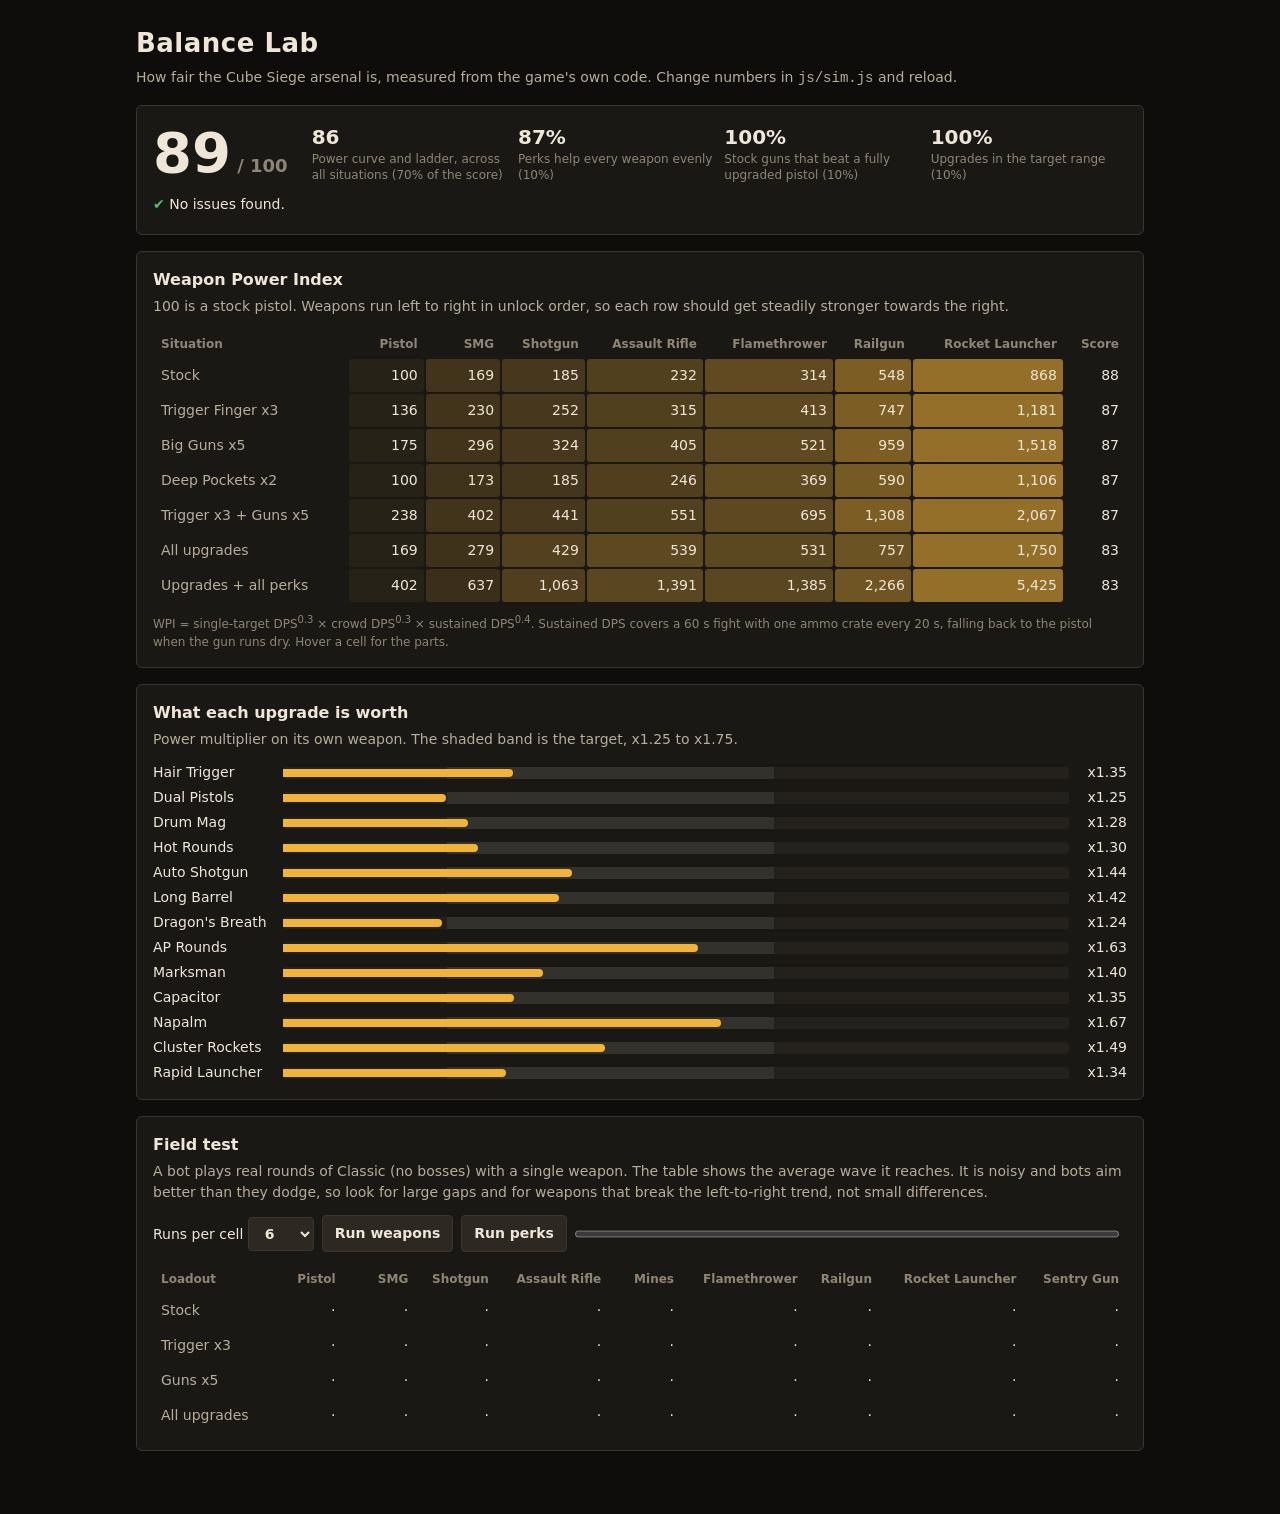
<file: public/balance.html>
<!doctype html>
<html lang="en">
<head>
<meta charset="utf-8">
<meta name="viewport" content="width=device-width, initial-scale=1">
<title>Balance Lab</title>
<style>
:root { --bg: #0e0d0c; --surface: #1a1815; --line: #3b352e; --ink: #efe6d8; --ink2: #b8ad98; --muted: #8f8573;
  --heat: 242, 179, 58; --good: #49c46b; --warn: #e8b030; --bad: #e8423f; }
* { box-sizing: border-box; }
body { margin: 0; background: var(--bg); color: var(--ink); font: 14px/1.5 Rubik, system-ui, sans-serif; }
main { max-width: 1040px; margin: 0 auto; padding: 24px 16px 64px; }
h1 { font-size: 26px; margin: 0 0 4px; letter-spacing: .5px; }
h2 { font-size: 16px; margin: 0 0 4px; }
p { margin: 0 0 12px; color: var(--ink2); }
section { background: var(--surface); border: 1px solid var(--line); border-radius: 6px; padding: 16px; margin-top: 16px; }
.hero { display: flex; gap: 24px; align-items: center; flex-wrap: wrap; }
.big { font-size: 56px; font-weight: 800; line-height: 1; }
.big small { font-size: 18px; color: var(--muted); font-weight: 600; }
.parts { display: grid; grid-template-columns: repeat(auto-fit, minmax(150px, 1fr)); gap: 10px; flex: 1; min-width: 240px; }
.part b { display: block; font-size: 20px; }
.part span { color: var(--muted); font-size: 12px; line-height: 1.3; display: block; }
.scroll { overflow-x: auto; }
table { border-collapse: separate; border-spacing: 2px; width: 100%; font-variant-numeric: tabular-nums; }
th { font-size: 12px; font-weight: 600; color: var(--muted); text-align: right; padding: 4px 6px; white-space: nowrap; }
th:first-child, td:first-child { text-align: left; }
td { padding: 6px; text-align: right; white-space: nowrap; border-radius: 3px; }
td.cell { min-width: 62px; cursor: default; }
td.row { color: var(--ink2); }
ul.issues { list-style: none; margin: 8px 0 0; padding: 0; }
ul.issues li { padding: 3px 0; }
.ok { color: var(--good); } .warn { color: var(--warn); } .fail { color: var(--bad); }
.bars { display: grid; grid-template-columns: minmax(120px, max-content) 1fr 48px; gap: 4px 10px; align-items: center; }
.track { position: relative; height: 12px; background: #24211c; border-radius: 3px; }
.band { position: absolute; top: 0; bottom: 0; background: rgba(255, 255, 255, .07); }
.fill { position: absolute; left: 0; top: 2px; bottom: 2px; background: rgb(var(--heat)); border-radius: 0 4px 4px 0; }
.num { text-align: right; font-variant-numeric: tabular-nums; }
button, select { font: inherit; font-weight: 600; background: #2d2822; color: var(--ink); border: 1px solid var(--line); border-radius: 4px; padding: 7px 12px; cursor: pointer; }
button:disabled { opacity: .5; cursor: default; }
.ctl { display: flex; gap: 8px; align-items: center; flex-wrap: wrap; margin: 8px 0 12px; }
progress { flex: 1; min-width: 120px; accent-color: rgb(var(--heat)); }
.note { font-size: 12px; color: var(--muted); margin: 8px 0 0; }
#tip { position: fixed; display: none; pointer-events: none; background: #000; border: 1px solid var(--line); border-radius: 4px; padding: 6px 9px; font-size: 12px; max-width: 280px; z-index: 5; }
</style>
</head>
<body>
<main>
  <h1>Balance Lab</h1>
  <p>How fair the Cube Siege arsenal is, measured from the game's own code. Change numbers in <code>js/sim.js</code> and reload.</p>

  <section>
    <div class="hero">
      <div class="big"><span id="score">–</span><small> / 100</small></div>
      <div class="parts" id="parts"></div>
    </div>
    <ul class="issues" id="issues"></ul>
  </section>

  <section>
    <h2>Weapon Power Index</h2>
    <p>100 is a stock pistol. Weapons run left to right in unlock order, so each row should get steadily stronger towards the right.</p>
    <div class="scroll"><table id="wpi"></table></div>
    <p class="note">WPI = single-target DPS<sup>0.3</sup> × crowd DPS<sup>0.3</sup> × sustained DPS<sup>0.4</sup>. Sustained DPS covers a 60 s fight with one ammo crate every 20 s, falling back to the pistol when the gun runs dry. Hover a cell for the parts.</p>
  </section>

  <section>
    <h2>What each upgrade is worth</h2>
    <p>Power multiplier on its own weapon. The shaded band is the target, x1.25 to x1.75.</p>
    <div class="bars" id="ups"></div>
  </section>

  <section>
    <h2>Field test</h2>
    <p>A bot plays real rounds of Classic (no bosses) with a single weapon. The table shows the average wave it reaches. It is noisy and bots aim better than they dodge, so look for large gaps and for weapons that break the left-to-right trend, not small differences.</p>
    <div class="ctl">
      <label>Runs per cell <select id="runs"><option>3</option><option selected>6</option><option>12</option><option>24</option></select></label>
      <button id="fieldBtn">Run weapons</button>
      <button id="perkBtn">Run perks</button>
      <progress id="prog" value="0" max="1"></progress>
      <span id="progText" class="note"></span>
    </div>
    <div class="scroll"><table id="field"></table></div>
    <div class="scroll"><table id="perks"></table></div>
  </section>
</main>
<div id="tip"></div>
<script type="module" src="js/lab.js"></script>
</body>
</html>
</file>
